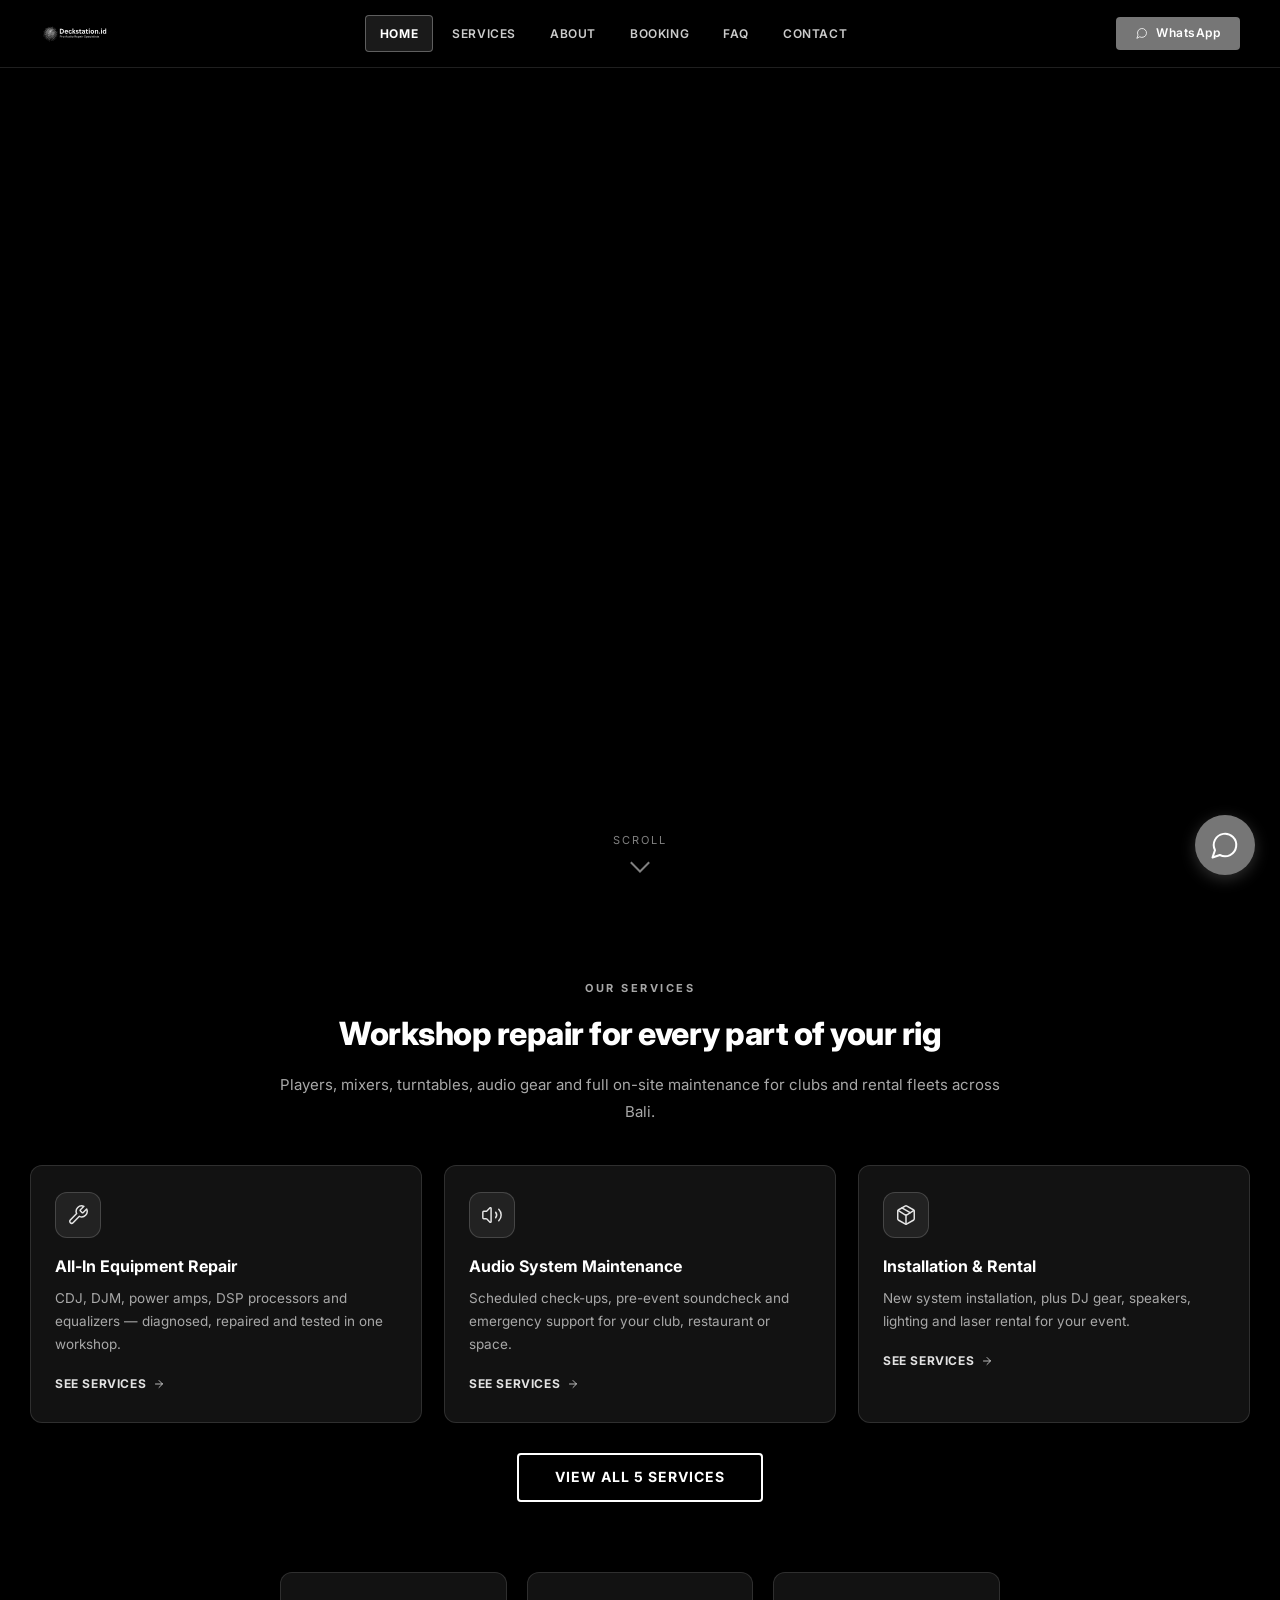
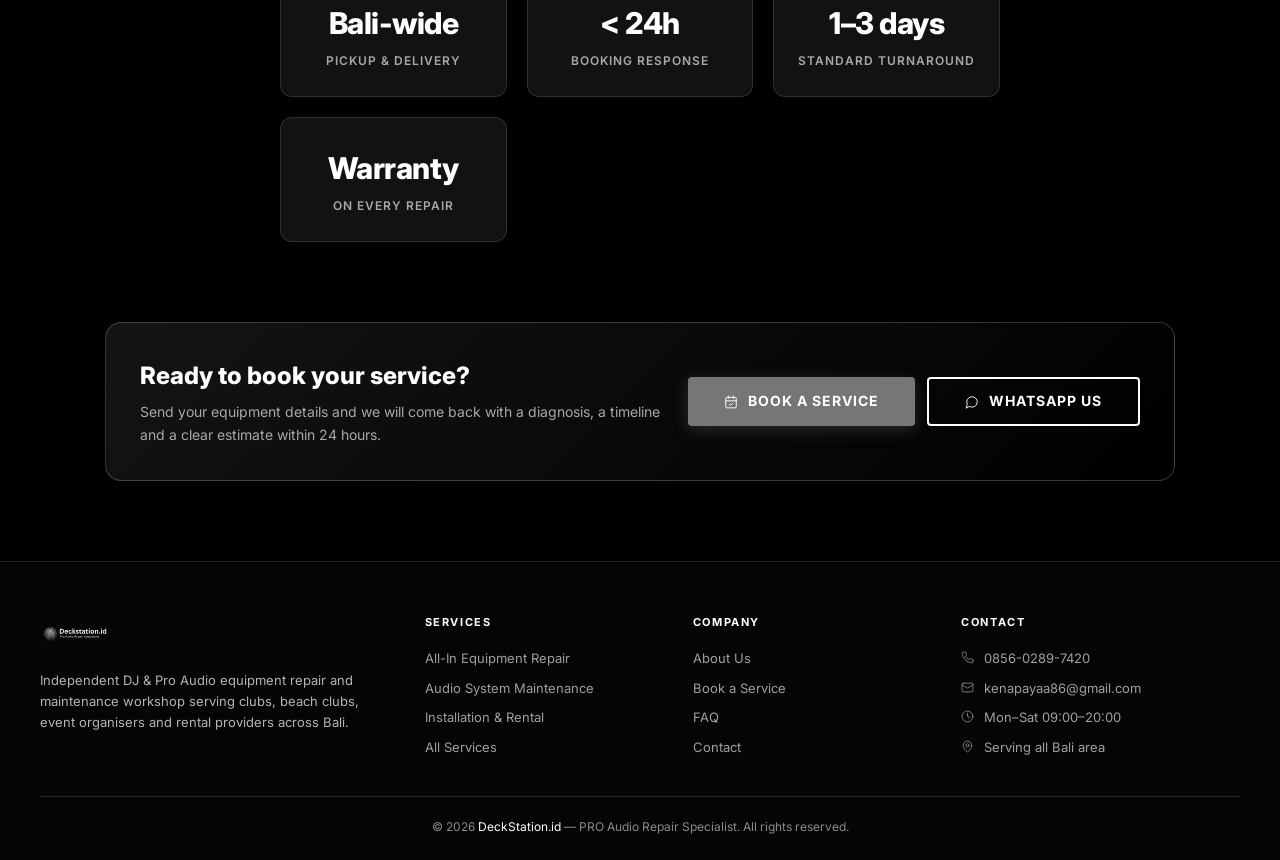
<file: docs/index.html>
<!DOCTYPE html>
<html lang="en">
<head>
    <script>document.documentElement.classList.add('js');</script>
    <meta charset="UTF-8">
    <meta name="viewport" content="width=device-width, initial-scale=1.0">
    <title>DeckStation.id — PRO Audio Repair Specialist</title>
    <meta name="description" content="Independent repair and maintenance service for DJ & Pro Audio equipment in Bali. CDJ, DJM, Technics SL-1200.">
    <meta property="og:title" content="DeckStation.id — PRO Audio Repair Specialist">
    <meta property="og:description" content="Independent repair and maintenance service for DJ & Pro Audio equipment in Bali.">
    <meta property="og:type" content="website">
    <meta property="og:url" content="https://deckstation.id">

    <link rel="preconnect" href="https://fonts.googleapis.com">
    <link rel="preconnect" href="https://fonts.gstatic.com" crossorigin>
    <link href="https://fonts.googleapis.com/css2?family=Inter:wght@300;400;500;600;700;800&display=swap" rel="stylesheet">
    <link rel="stylesheet" href="static/css/style.css">
    <link rel="icon" type="image/svg+xml" href="static/gambar/logo.svg">

    <style>
        /* ─── HERO (VIDEO) ─── */
        .hero-gif {
            position: relative;
            width: 100%;
            height: 100vh;
            min-height: 600px;
            overflow: hidden;
            background: #000;
        }

        .hero-gif video {
            width: 100%;
            height: 100%;
            object-fit: cover;
            display: block;
        }

        .hero-gif .overlay {
            position: absolute;
            bottom: 0; left: 0; right: 0;
            height: 200px;
            background: linear-gradient(to top, #000 0%, transparent 100%);
            pointer-events: none;
            z-index: 2;
        }

        .scroll-down {
            position: absolute;
            bottom: 30px;
            left: 50%;
            transform: translateX(-50%);
            z-index: 5;
            color: rgba(255,255,255,0.5);
            font-size: 11px;
            letter-spacing: 2px;
            text-transform: uppercase;
            text-decoration: none;
            display: flex;
            flex-direction: column;
            align-items: center;
            gap: 6px;
            transition: color 0.3s;
        }

        .scroll-down:hover { color: #fff; }

        .scroll-down .arrow {
            width: 14px; height: 14px;
            border-right: 2px solid rgba(255,255,255,0.5);
            border-bottom: 2px solid rgba(255,255,255,0.5);
            transform: rotate(45deg);
            animation: bounce 2s infinite;
        }

        @keyframes bounce {
            0%,20%,50%,80%,100% { transform: translateY(0) rotate(45deg); }
            40% { transform: translateY(6px) rotate(45deg); }
            60% { transform: translateY(3px) rotate(45deg); }
        }

        /* ─── HOME SECTIONS ─── */
        .home-section {
            max-width: 1200px;
            margin: 0 auto;
            padding: 80px 30px;
        }

        .home-section .section-head {
            margin-bottom: 40px;
        }

        /* baris 3 card horizontal: dari tepi kiri sampai tepi kanan layar */
        .home-preview-full {
            width: 100vw;
            margin-left: calc(50% - 50vw);
            padding: 0 30px;
        }

        .home-preview-grid {
            display: grid;
            grid-template-columns: repeat(3, minmax(0, 1fr));
            gap: 22px;
            margin-bottom: 30px;
        }

        .home-preview {
            display: block;
            text-decoration: none;
            background: var(--surface);
            border: 1px solid var(--border);
            border-radius: 12px;
            padding: 26px 24px;
            transition: all 0.3s ease;
        }

        .home-preview:hover {
            transform: translateY(-4px);
            border-color: rgba(255,255,255,0.28);
            box-shadow: 0 10px 28px rgba(0,0,0,0.55);
        }

        .home-preview .icon-badge {
            width: 46px;
            height: 46px;
            font-size: 22px;
            border-radius: 12px;
            margin-bottom: 16px;
        }

        .home-preview h3 {
            font-size: 16px;
            font-weight: 700;
            color: #fff;
            margin-bottom: 8px;
        }

        .home-preview p {
            font-size: 13.5px;
            color: var(--muted);
            line-height: 1.7;
            margin-bottom: 14px;
        }

        .home-preview .more {
            display: inline-flex;
            align-items: center;
            gap: 7px;
            font-size: 12px;
            font-weight: 700;
            letter-spacing: 0.6px;
            text-transform: uppercase;
            color: #e2e2e2;
        }

        @media (max-width: 900px) {
            .home-preview-full {
                width: 100%;
                margin-left: 0;
                padding: 0;
            }

            .home-preview-grid {
                grid-template-columns: 1fr;
            }
        }

        @media (max-width: 768px) {
            .home-section {
                padding: 50px 15px;
            }
        }
    </style>
</head>
<body class="home-page">


    <header class="page-header-bar is-transparent" id="siteHeader">
        <a href="index.html" class="page-logo">
            <img src="static/gambar/logo.svg" alt="DeckStation.id">
        </a>
        <nav class="page-nav" id="siteNav">
            <a href="index.html" class="page-nav-link active">Home</a>
            <a href="layanan.html" class="page-nav-link">Services</a>
            <a href="tentang.html" class="page-nav-link">About</a>
            <a href="booking.html" class="page-nav-link">Booking</a>
            <a href="faq.html" class="page-nav-link">FAQ</a>
            <a href="kontak.html" class="page-nav-link">Contact</a>
        </nav>
        <div class="page-header-right">
            <a href="https://wa.me/6285602897420?text=Halo%20DeckStation%20Bali%2C%20saya%20butuh%20info%20service" class="page-wa-btn" target="_blank" rel="noopener">
                <i data-lucide="message-circle"></i><span>WhatsApp</span>
            </a>
            <button class="nav-toggle" id="navToggle" type="button" aria-label="Toggle menu" aria-expanded="false" aria-controls="siteNav">
                <i data-lucide="menu"></i>
            </button>
        </div>
    </header>

    <section class="hero-gif">
        <video autoplay muted loop playsinline>
            <source media="(max-width: 768px)" src="static/gambar/hero-section-mobile.mp4" type="video/mp4">
            <source src="static/gambar/hero-section.mp4" type="video/mp4">
        </video>
        <div class="overlay"></div>
        <a href="#services" class="scroll-down">
            Scroll
            <span class="arrow"></span>
        </a>
    </section>

    <section class="home-section" id="services">
        <div class="section-head">
            <div class="eyebrow">Our Services</div>
            <h2>Workshop repair for every part of your rig</h2>
            <p>Players, mixers, turntables, audio gear and full on-site maintenance for clubs and rental fleets across Bali.</p>
        </div>

        <div class="home-preview-full">
        <div class="home-preview-grid">
            <a href="layanan.html" class="home-preview fade-in">
                <div class="icon-badge"><i data-lucide="wrench"></i></div>
                <h3>All-In Equipment Repair</h3>
                <p>CDJ, DJM, power amps, DSP processors and equalizers &mdash; diagnosed, repaired and tested in one workshop.</p>
                <span class="more">See services <i data-lucide="arrow-right"></i></span>
            </a>
            <a href="layanan.html" class="home-preview fade-in">
                <div class="icon-badge"><i data-lucide="volume-2"></i></div>
                <h3>Audio System Maintenance</h3>
                <p>Scheduled check-ups, pre-event soundcheck and emergency support for your club, restaurant or space.</p>
                <span class="more">See services <i data-lucide="arrow-right"></i></span>
            </a>
            <a href="layanan.html" class="home-preview fade-in">
                <div class="icon-badge"><i data-lucide="package"></i></div>
                <h3>Installation &amp; Rental</h3>
                <p>New system installation, plus DJ gear, speakers, lighting and laser rental for your event.</p>
                <span class="more">See services <i data-lucide="arrow-right"></i></span>
            </a>
        </div>
        </div>

        <div style="text-align:center;margin-bottom:70px;">
            <a href="layanan.html" class="btn btn-outline">View All 5 Services</a>
        </div>

        <div class="stat-strip">
            <div class="stat-item fade-in">
                <div class="value">Bali-wide</div>
                <div class="label">Pickup &amp; Delivery</div>
            </div>
            <div class="stat-item fade-in">
                <div class="value">&lt; 24h</div>
                <div class="label">Booking Response</div>
            </div>
            <div class="stat-item fade-in">
                <div class="value">1&ndash;3 days</div>
                <div class="label">Standard Turnaround</div>
            </div>
            <div class="stat-item fade-in">
                <div class="value">Warranty</div>
                <div class="label">On Every Repair</div>
            </div>
        </div>
    </section>

    <section class="home-section" style="padding-top:0;">
        <div class="band-cta">
            <div>
                <h2>Ready to book your service?</h2>
                <p>Send your equipment details and we will come back with a diagnosis, a timeline and a clear estimate within 24 hours.</p>
            </div>
            <div class="cta-actions">
                <a href="booking.html" class="btn btn-wa"><i data-lucide="calendar-check"></i> Book a Service</a>
                <a href="https://wa.me/6285602897420?text=Halo%20DeckStation%20Bali%2C%20saya%20butuh%20info%20service" class="btn btn-outline" target="_blank" rel="noopener"><i data-lucide="message-circle"></i> WhatsApp Us</a>
            </div>
        </div>
    </section>

    <footer>
        <div class="footer-grid">
            <div class="footer-col">
                <img src="static/gambar/logo.svg" alt="DeckStation.id" class="footer-logo">
                <p>Independent DJ &amp; Pro Audio equipment repair and maintenance workshop serving clubs, beach clubs, event organisers and rental providers across Bali.</p>
            </div>
            <div class="footer-col">
                <h4>Services</h4>
                <ul>
                    <li><a href="layanan.html">All-In Equipment Repair</a></li>
                    <li><a href="layanan.html">Audio System Maintenance</a></li>
                    <li><a href="layanan.html">Installation &amp; Rental</a></li>
                    <li><a href="layanan.html">All Services</a></li>
                </ul>
            </div>
            <div class="footer-col">
                <h4>Company</h4>
                <ul>
                    <li><a href="tentang.html">About Us</a></li>
                    <li><a href="booking.html">Book a Service</a></li>
                    <li><a href="faq.html">FAQ</a></li>
                    <li><a href="kontak.html">Contact</a></li>
                </ul>
            </div>
            <div class="footer-col">
                <h4>Contact</h4>
                <ul class="footer-contact">
                    <li><i data-lucide="phone"></i> <a href="https://wa.me/6285602897420">0856-0289-7420</a></li>
                    <li><i data-lucide="mail"></i> <a href="mailto:kenapayaa86@gmail.com">kenapayaa86@gmail.com</a></li>
                    <li><i data-lucide="clock"></i> Mon&ndash;Sat 09:00&ndash;20:00</li>
                    <li><i data-lucide="map-pin"></i> Serving all Bali area</li>
                </ul>
            </div>
        </div>
        <div class="footer-bottom">
            <p>&copy; 2026 <a href="index.html">DeckStation.id</a> &mdash; PRO Audio Repair Specialist. All rights reserved.</p>
        </div>
    </footer>

    <a href="https://wa.me/6285602897420?text=Halo%20DeckStation%20Bali%2C%20saya%20butuh%20info%20service" class="float-wa" target="_blank" rel="noopener" title="Chat WhatsApp" aria-label="Chat WhatsApp"><i data-lucide="message-circle"></i></a>

    <script src="static/js/lucide.min.js"></script>
    <script src="static/js/site.js"></script>
</body>
</html>
</file>
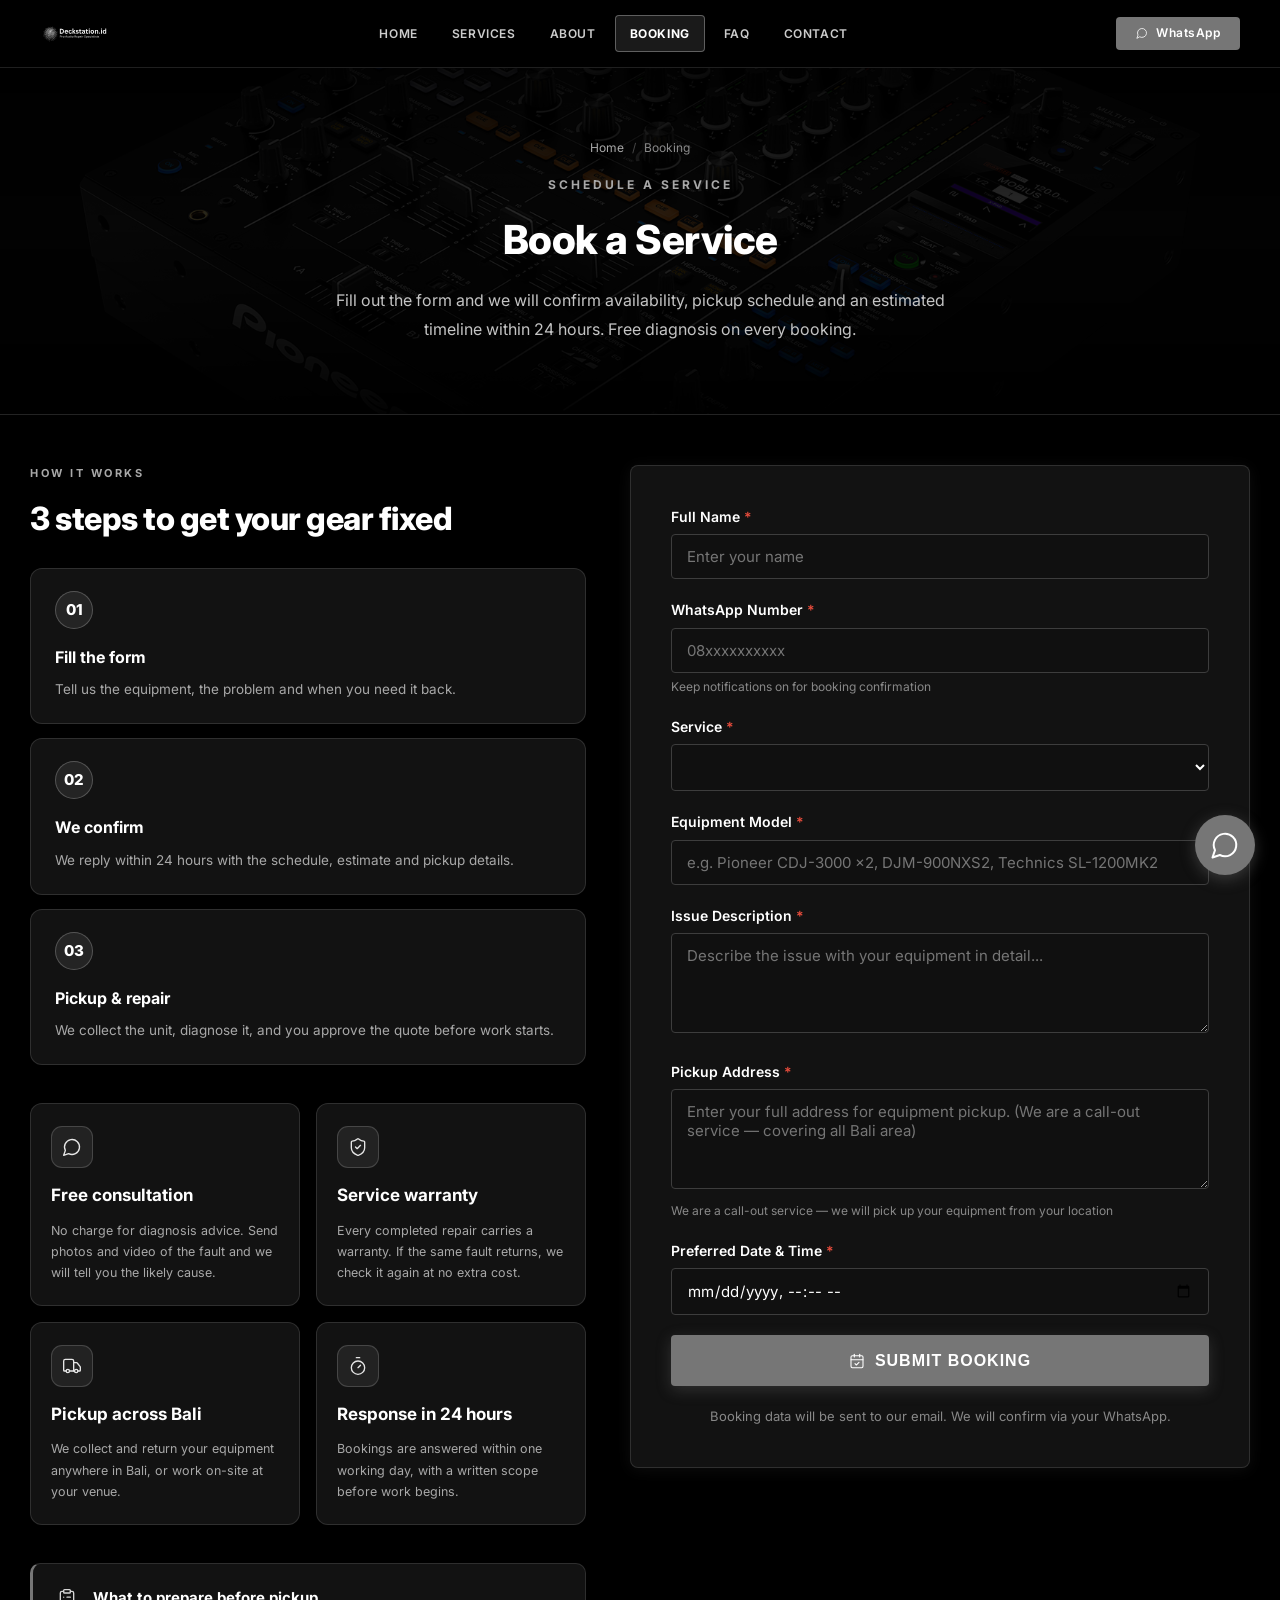
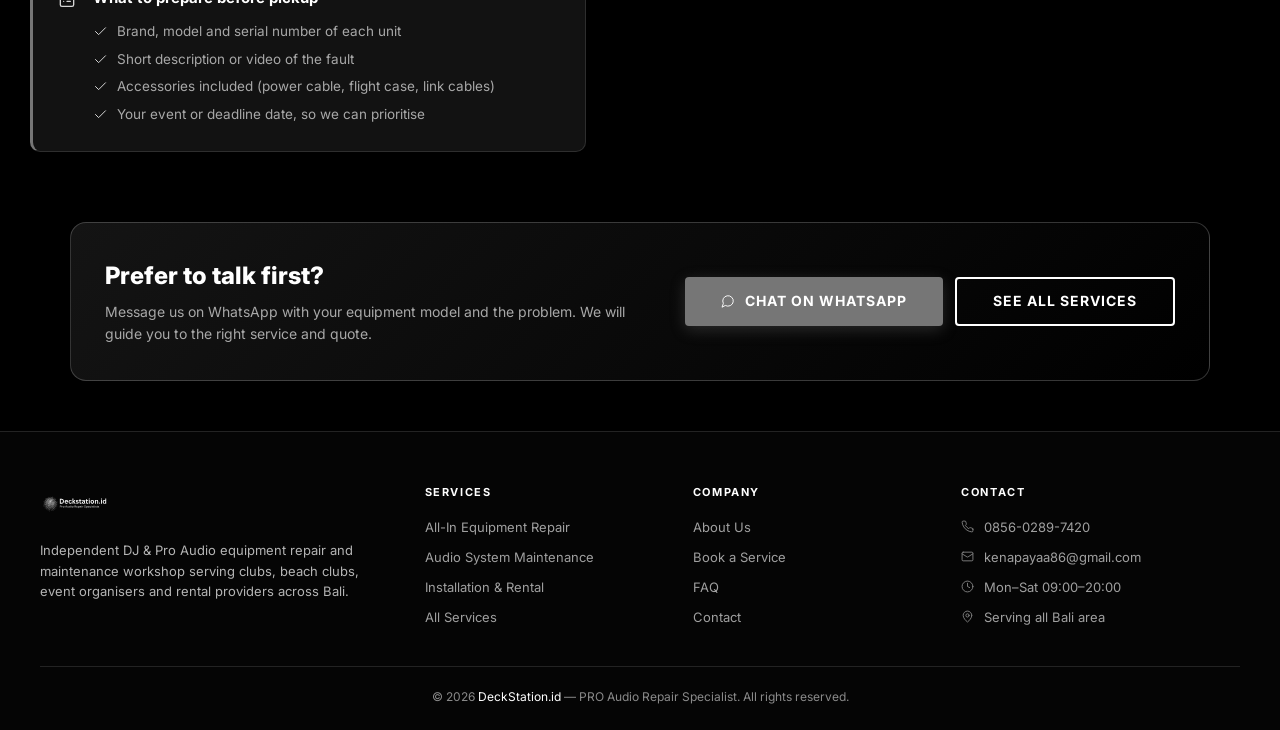
<file: docs/booking.html>
<!DOCTYPE html>
<html lang="en">
<head>
    <script>document.documentElement.classList.add('js');</script>
    <meta charset="UTF-8">
    <meta name="viewport" content="width=device-width, initial-scale=1.0">
    <title>Booking — DeckStation.id | PRO Audio Repair Specialist</title>
    <meta name="description" content="Book a DJ or pro audio equipment repair, calibration or on-site maintenance in Bali. Free diagnosis, clear estimate and service warranty.">
    <meta property="og:title" content="DeckStation.id — PRO Audio Repair Specialist">
    <meta property="og:description" content="Independent repair & maintenance service for DJ & Pro Audio equipment in Bali.">
    <meta property="og:type" content="website">
    <meta property="og:url" content="https://deckstation.id">
    <link rel="stylesheet" href="static/css/style.css">
    <link rel="icon" type="image/svg+xml" href="static/gambar/logo.svg">
</head>
<body class="sub-page">


    <header class="page-header-bar" id="siteHeader">
        <a href="index.html" class="page-logo">
            <img src="static/gambar/logo.svg" alt="DeckStation.id">
        </a>
        <nav class="page-nav" id="siteNav">
            <a href="index.html" class="page-nav-link">Home</a>
            <a href="layanan.html" class="page-nav-link">Services</a>
            <a href="tentang.html" class="page-nav-link">About</a>
            <a href="booking.html" class="page-nav-link active">Booking</a>
            <a href="faq.html" class="page-nav-link">FAQ</a>
            <a href="kontak.html" class="page-nav-link">Contact</a>
        </nav>
        <div class="page-header-right">
            <a href="https://wa.me/6285602897420?text=Halo%20DeckStation%20Bali%2C%20saya%20butuh%20info%20service" class="page-wa-btn" target="_blank" rel="noopener">
                <i data-lucide="message-circle"></i><span>WhatsApp</span>
            </a>
            <button class="nav-toggle" id="navToggle" type="button" aria-label="Toggle menu" aria-expanded="false" aria-controls="siteNav">
                <i data-lucide="menu"></i>
            </button>
        </div>
    </header>

    <section class="page-hero">
        <img class="page-hero-bg" src="static/gambar/DJM A9.png" alt="Pioneer DJM mixer">
        <div class="page-hero-inner">
            <nav class="breadcrumb">
                <a href="index.html">Home</a>
                <span class="sep">/</span>
                <span>Booking</span>
            </nav>
            <div class="eyebrow">Schedule a Service</div>
            <h1>Book a Service</h1>
            <p>Fill out the form and we will confirm availability, pickup schedule and an estimated timeline within 24 hours. Free diagnosis on every booking.</p>
        </div>
    </section>

    <main>

        <section class="booking-full">
        <div class="booking-layout">

        <div class="booking-info">

            <section class="fade-in">
                <div class="section-head align-left">
                    <div class="eyebrow">How It Works</div>
                    <h2>3 steps to get your gear fixed</h2>
                </div>
                <ol class="steps steps-stack">
                    <li class="step-item fade-in">
                        <div class="step-num">01</div>
                        <h3>Fill the form</h3>
                        <p>Tell us the equipment, the problem and when you need it back.</p>
                    </li>
                    <li class="step-item fade-in">
                        <div class="step-num">02</div>
                        <h3>We confirm</h3>
                        <p>We reply within 24 hours with the schedule, estimate and pickup details.</p>
                    </li>
                    <li class="step-item fade-in">
                        <div class="step-num">03</div>
                        <h3>Pickup &amp; repair</h3>
                        <p>We collect the unit, diagnose it, and you approve the quote before work starts.</p>
                    </li>
                </ol>
            </section>

            <section style="margin-top:38px;">
                <div class="feature-grid">
                    <div class="feature-item fade-in">
                        <div class="icon-badge sm"><i data-lucide="message-circle"></i></div>
                        <h3>Free consultation</h3>
                        <p>No charge for diagnosis advice. Send photos and video of the fault and we will tell you the likely cause.</p>
                    </div>
                    <div class="feature-item fade-in">
                        <div class="icon-badge sm"><i data-lucide="shield-check"></i></div>
                        <h3>Service warranty</h3>
                        <p>Every completed repair carries a warranty. If the same fault returns, we check it again at no extra cost.</p>
                    </div>
                    <div class="feature-item fade-in">
                        <div class="icon-badge sm"><i data-lucide="truck"></i></div>
                        <h3>Pickup across Bali</h3>
                        <p>We collect and return your equipment anywhere in Bali, or work on-site at your venue.</p>
                    </div>
                    <div class="feature-item fade-in">
                        <div class="icon-badge sm"><i data-lucide="timer"></i></div>
                        <h3>Response in 24 hours</h3>
                        <p>Bookings are answered within one working day, with a written scope before work begins.</p>
                    </div>
                </div>
            </section>

            <section style="margin-top:38px;">
                <div class="callout">
                    <i data-lucide="clipboard-list"></i>
                    <div>
                        <h3>What to prepare before pickup</h3>
                        <ul>
                            <li><i data-lucide="check"></i> Brand, model and serial number of each unit</li>
                            <li><i data-lucide="check"></i> Short description or video of the fault</li>
                            <li><i data-lucide="check"></i> Accessories included (power cable, flight case, link cables)</li>
                            <li><i data-lucide="check"></i> Your event or deadline date, so we can prioritise</li>
                        </ul>
                    </div>
                </div>
            </section>

        </div>

        <div class="booking-main">
        <div class="booking-form fade-in">
            <form method="POST" action="https://formsubmit.co/kenapayaa86@gmail.com">
                <input type="hidden" name="_subject" value="New Booking — DeckStation.id">
                <input type="hidden" name="_template" value="table">
                <input type="hidden" name="_captcha" value="false">
                <input type="hidden" name="_next" value="sukses.html?nama={nama}&layanan={layanan}&tanggal={tanggal}">
                <div class="form-group">
                    <label for="nama">Full Name <span class="required">*</span></label>
                    <input type="text" id="nama" name="nama" required placeholder="Enter your name">
                </div>

                <div class="form-group">
                    <label for="wa">WhatsApp Number <span class="required">*</span></label>
                    <input type="tel" id="wa" name="wa" required placeholder="08xxxxxxxxxx" pattern="[0-9]+">
                    <div class="hint">Keep notifications on for booking confirmation</div>
                </div>

                <div class="form-group">
                    <label for="layanan">Service <span class="required">*</span></label>
                    <select id="layanan" name="layanan" required>
                        <option value="">— Select Service —</option>
                        <option value="All-In Repair">All-In Equipment Repair (CDJ, DJM, Amps, DSP, EQ)</option>
                        <option value="Audio Maintenance">Club &amp; Venue Audio Maintenance</option>
                        <option value="Audio Installation">Audio System Installation</option>
                        <option value="Equipment Rental">DJ Gear &amp; Event Rental</option>
                        <option value="Pro Audio Consultation">Pro Audio Consultation</option>
                        <option value="Lainnya">Other (describe in issues)</option>
                    </select>
                </div>

                <div class="form-group">
                    <label for="equipment">Equipment Model <span class="required">*</span></label>
                    <input type="text" id="equipment" name="equipment" required placeholder="e.g. Pioneer CDJ-3000 x2, DJM-900NXS2, Technics SL-1200MK2">
                </div>

                <div class="form-group">
                    <label for="keluhan">Issue Description <span class="required">*</span></label>
                    <textarea id="keluhan" name="keluhan" required placeholder="Describe the issue with your equipment in detail..."></textarea>
                </div>

                <div class="form-group">
                    <label for="alamat">Pickup Address <span class="required">*</span></label>
                    <textarea id="alamat" name="alamat" required placeholder="Enter your full address for equipment pickup. (We are a call-out service — covering all Bali area)"></textarea>
                    <div class="hint">We are a call-out service — we will pick up your equipment from your location</div>
                </div>

                <div class="form-group">
                    <label for="tanggal">Preferred Date &amp; Time <span class="required">*</span></label>
                    <input type="datetime-local" id="tanggal" name="tanggal" required>
                </div>

                <div class="form-group" style="margin-top:10px;">
                    <button type="submit" class="btn btn-primary" style="width:100%;padding:16px;font-size:16px;">
                        <i data-lucide="calendar-check"></i> Submit Booking
                    </button>
                </div>

                <p style="text-align:center;margin-top:15px;font-size:13px;color:#888;">
                    Booking data will be sent to our email.
                    We will confirm via your WhatsApp.
                </p>
            </form>
        </div>
        </div>

        </div>
        </section>

        <section style="margin-top:70px;">
            <div class="band-cta">
                <div>
                    <h2>Prefer to talk first?</h2>
                    <p>Message us on WhatsApp with your equipment model and the problem. We will guide you to the right service and quote.</p>
                </div>
                <div class="cta-actions">
                    <a href="https://wa.me/6285602897420?text=Halo%20DeckStation%2C%20saya%20mau%20booking%20service%20equipment%20saya" class="btn btn-wa" target="_blank" rel="noopener"><i data-lucide="message-circle"></i> Chat on WhatsApp</a>
                    <a href="layanan.html" class="btn btn-outline">See All Services</a>
                </div>
            </div>
        </section>

    </main>

    <footer>
        <div class="footer-grid">
            <div class="footer-col">
                <img src="static/gambar/logo.svg" alt="DeckStation.id" class="footer-logo">
                <p>Independent DJ &amp; Pro Audio equipment repair and maintenance workshop serving clubs, beach clubs, event organisers and rental providers across Bali.</p>
            </div>
            <div class="footer-col">
                <h4>Services</h4>
                <ul>
                    <li><a href="layanan.html">All-In Equipment Repair</a></li>
                    <li><a href="layanan.html">Audio System Maintenance</a></li>
                    <li><a href="layanan.html">Installation &amp; Rental</a></li>
                    <li><a href="layanan.html">All Services</a></li>
                </ul>
            </div>
            <div class="footer-col">
                <h4>Company</h4>
                <ul>
                    <li><a href="tentang.html">About Us</a></li>
                    <li><a href="booking.html">Book a Service</a></li>
                    <li><a href="faq.html">FAQ</a></li>
                    <li><a href="kontak.html">Contact</a></li>
                </ul>
            </div>
            <div class="footer-col">
                <h4>Contact</h4>
                <ul class="footer-contact">
                    <li><i data-lucide="phone"></i> <a href="https://wa.me/6285602897420">0856-0289-7420</a></li>
                    <li><i data-lucide="mail"></i> <a href="mailto:kenapayaa86@gmail.com">kenapayaa86@gmail.com</a></li>
                    <li><i data-lucide="clock"></i> Mon&ndash;Sat 09:00&ndash;20:00</li>
                    <li><i data-lucide="map-pin"></i> Serving all Bali area</li>
                </ul>
            </div>
        </div>
        <div class="footer-bottom">
            <p>&copy; 2026 <a href="index.html">DeckStation.id</a> &mdash; PRO Audio Repair Specialist. All rights reserved.</p>
        </div>
    </footer>

    <a href="https://wa.me/6285602897420?text=Halo%20DeckStation%20Bali%2C%20saya%20butuh%20info%20service" class="float-wa" target="_blank" rel="noopener" title="Chat WhatsApp" aria-label="Chat WhatsApp"><i data-lucide="message-circle"></i></a>

    <script src="static/js/lucide.min.js"></script>
    <script src="static/js/site.js"></script>
</body>
</html>
</file>
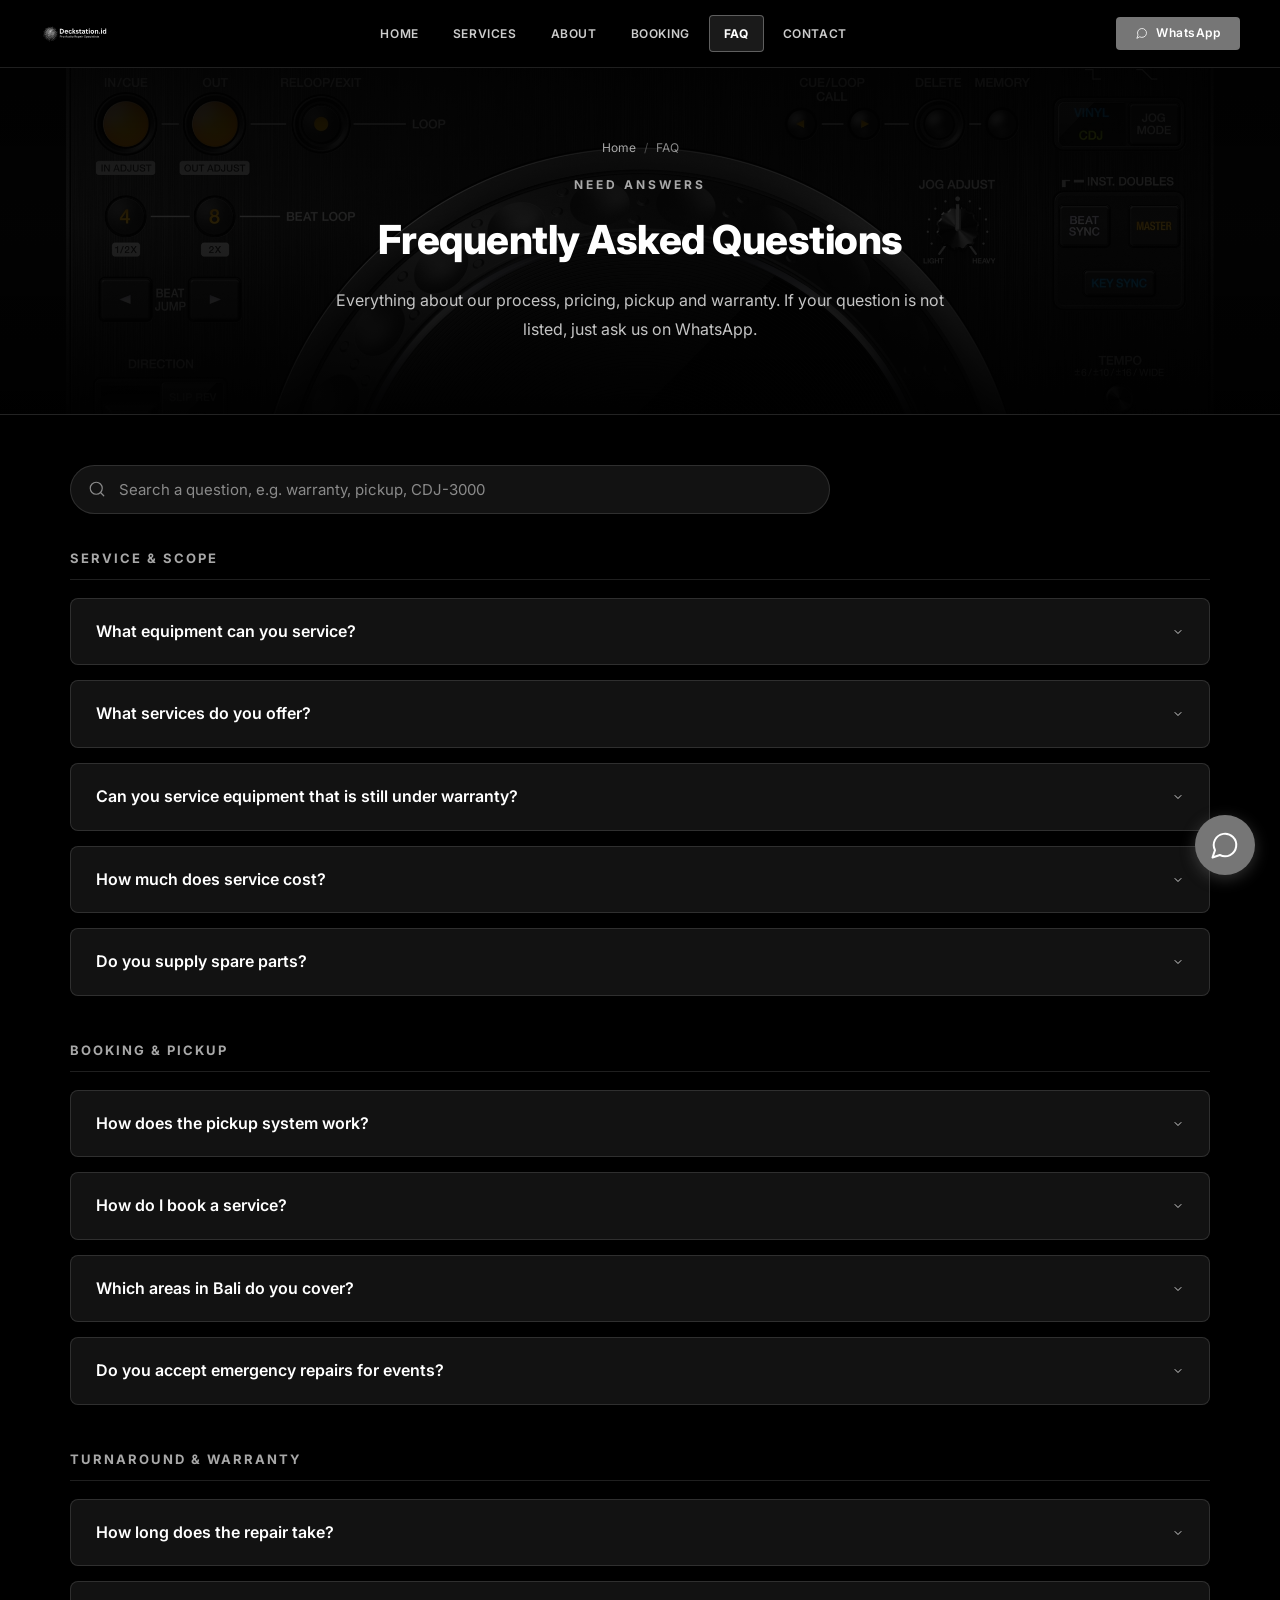
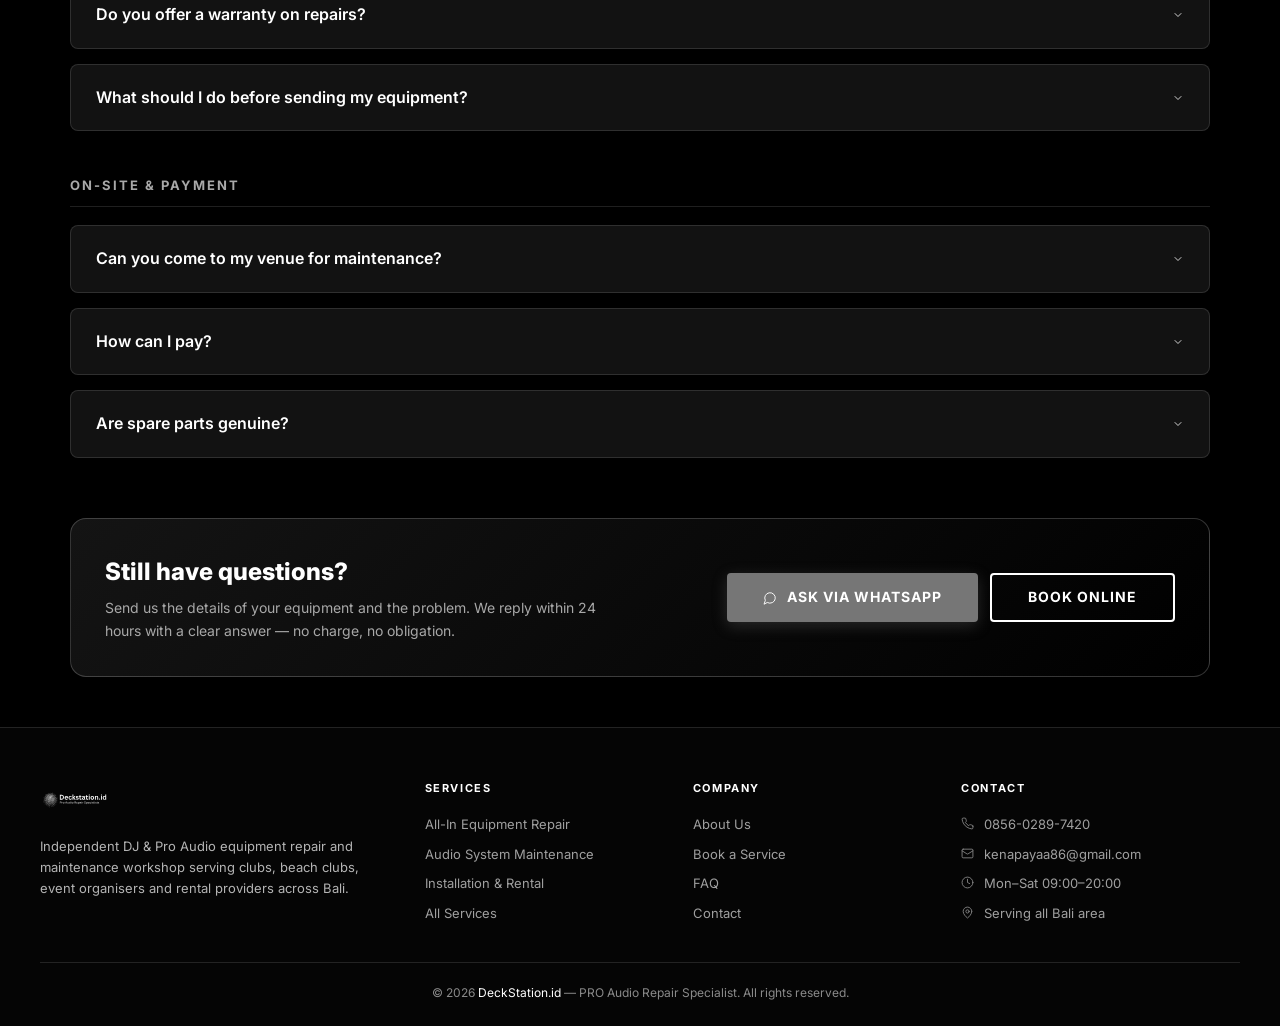
<file: docs/faq.html>
<!DOCTYPE html>
<html lang="en">
<head>
    <script>document.documentElement.classList.add('js');</script>
    <meta charset="UTF-8">
    <meta name="viewport" content="width=device-width, initial-scale=1.0">
    <title>FAQ — DeckStation.id | PRO Audio Repair Specialist</title>
    <meta name="description" content="Answers to common questions about DJ & pro audio equipment repair in Bali: pickup, turnaround, warranty, cost, spare parts and on-site maintenance.">
    <meta property="og:title" content="DeckStation.id — PRO Audio Repair Specialist">
    <meta property="og:description" content="Independent repair & maintenance service for DJ & Pro Audio equipment in Bali.">
    <meta property="og:type" content="website">
    <meta property="og:url" content="https://deckstation.id">
    <link rel="stylesheet" href="static/css/style.css">
    <link rel="icon" type="image/svg+xml" href="static/gambar/logo.svg">
</head>
<body class="sub-page">


    <header class="page-header-bar" id="siteHeader">
        <a href="index.html" class="page-logo">
            <img src="static/gambar/logo.svg" alt="DeckStation.id">
        </a>
        <nav class="page-nav" id="siteNav">
            <a href="index.html" class="page-nav-link">Home</a>
            <a href="layanan.html" class="page-nav-link">Services</a>
            <a href="tentang.html" class="page-nav-link">About</a>
            <a href="booking.html" class="page-nav-link">Booking</a>
            <a href="faq.html" class="page-nav-link active">FAQ</a>
            <a href="kontak.html" class="page-nav-link">Contact</a>
        </nav>
        <div class="page-header-right">
            <a href="https://wa.me/6285602897420?text=Halo%20DeckStation%20Bali%2C%20saya%20butuh%20info%20service" class="page-wa-btn" target="_blank" rel="noopener">
                <i data-lucide="message-circle"></i><span>WhatsApp</span>
            </a>
            <button class="nav-toggle" id="navToggle" type="button" aria-label="Toggle menu" aria-expanded="false" aria-controls="siteNav">
                <i data-lucide="menu"></i>
            </button>
        </div>
    </header>

    <section class="page-hero">
        <img class="page-hero-bg" src="static/gambar/CDJ 3000 TOP.webp" alt="Pioneer CDJ player detail">
        <div class="page-hero-inner">
            <nav class="breadcrumb">
                <a href="index.html">Home</a>
                <span class="sep">/</span>
                <span>FAQ</span>
            </nav>
            <div class="eyebrow">Need Answers</div>
            <h1>Frequently Asked Questions</h1>
            <p>Everything about our process, pricing, pickup and warranty. If your question is not listed, just ask us on WhatsApp.</p>
        </div>
    </section>

    <main>

        <div class="faq-search">
            <i data-lucide="search"></i>
            <input type="search" id="faqSearch" placeholder="Search a question, e.g. warranty, pickup, CDJ-3000" aria-label="Search FAQ">
        </div>

        <div class="faq-list">

            <div class="faq-group-title">Service &amp; Scope</div>

            <div class="faq-item fade-in">
                <div class="faq-question">
                    What equipment can you service?
                    <span class="arrow"><i data-lucide="chevron-down"></i></span>
                </div>
                <div class="faq-answer">
                    We handle CDJ players (CDJ-1000, 2000, 3000), DJM mixers (DJM-600/800/900/900NXS2), Technics SL-1200 and SL-1210 turntables, other DJ gear from Denon, Numark, Stanton and Allen &amp; Heath, plus headphones, audio interfaces, microphones and PA systems. If in doubt, contact us for a consultation.
                </div>
            </div>

            <div class="faq-item fade-in">
                <div class="faq-question">
                    What services do you offer?
                    <span class="arrow"><i data-lucide="chevron-down"></i></span>
                </div>
                <div class="faq-answer">
                    Five service lines: all-in equipment repair (CDJ, DJM, amplifiers, DSP and equalizers), club &amp; venue audio maintenance, audio system installation, DJ gear &amp; event rental (players, mixers, speakers, lighting and laser), and pro audio consultation. See the <a href="layanan.html" style="color:#fff;">Services page</a> for the full list.
                </div>
            </div>

            <div class="faq-item fade-in">
                <div class="faq-question">
                    Can you service equipment that is still under warranty?
                    <span class="arrow"><i data-lucide="chevron-down"></i></span>
                </div>
                <div class="faq-answer">
                    We can, but you should check with the manufacturer first. Most brands require authorised service for warranty claims. We are an independent workshop, so claims must be made directly with the manufacturer, while we can still handle the diagnostic and repair work.
                </div>
            </div>

            <div class="faq-item fade-in">
                <div class="faq-question">
                    How much does service cost?
                    <span class="arrow"><i data-lucide="chevron-down"></i></span>
                </div>
                <div class="faq-answer">
                    Cost depends on the type of damage and the required spare parts. We provide a cost estimate after diagnosis and before any work begins, with a transparent breakdown of parts and labour. Diagnosis and consultation are free of charge.
                </div>
            </div>

            <div class="faq-item fade-in">
                <div class="faq-question">
                    Do you supply spare parts?
                    <span class="arrow"><i data-lucide="chevron-down"></i></span>
                </div>
                <div class="faq-answer">
                    Yes. We supply original and compatible spare parts — tactile switches, faders, jog sensors, belts, cables, tonearms, capacitors and more. We can also order parts for rental fleets and advise which option fits your budget best.
                </div>
            </div>

            <div class="faq-group-title">Booking &amp; Pickup</div>

            <div class="faq-item fade-in">
                <div class="faq-question">
                    How does the pickup system work?
                    <span class="arrow"><i data-lucide="chevron-down"></i></span>
                </div>
                <div class="faq-answer">
                    We are a call-out business. Fill out the booking form with your address and we will pick up your equipment from your location across all Bali area. Once finished, we deliver it back to you — or hand it over on-site if you prefer.
                </div>
            </div>

            <div class="faq-item fade-in">
                <div class="faq-question">
                    How do I book a service?
                    <span class="arrow"><i data-lucide="chevron-down"></i></span>
                </div>
                <div class="faq-answer">
                    Use the <a href="booking.html" style="color:#fff;">Booking page</a> on this website, or chat directly on WhatsApp. After booking we confirm the pickup schedule within 24 hours, then send a written scope and estimate before work starts.
                </div>
            </div>

            <div class="faq-item fade-in">
                <div class="faq-question">
                    Which areas in Bali do you cover?
                    <span class="arrow"><i data-lucide="chevron-down"></i></span>
                </div>
                <div class="faq-answer">
                    We cover all of Bali, including Denpasar, Badung, Gianyar, Tabanan, Klungkung, Bangli and Jembrana. For venues, we can also perform the service on-site at your club, bar, beach club, villa or studio.
                </div>
            </div>

            <div class="faq-item fade-in">
                <div class="faq-question">
                    Do you accept emergency repairs for events?
                    <span class="arrow"><i data-lucide="chevron-down"></i></span>
                </div>
                <div class="faq-answer">
                    Absolutely. We understand equipment can fail during event preparation. Contact us via WhatsApp with your deadline and we will prioritise the job, and where possible arrange a same-day pickup.
                </div>
            </div>

            <div class="faq-group-title">Turnaround &amp; Warranty</div>

            <div class="faq-item fade-in">
                <div class="faq-question">
                    How long does the repair take?
                    <span class="arrow"><i data-lucide="chevron-down"></i></span>
                </div>
                <div class="faq-answer">
                    Turnaround time varies depending on the issue. Standard services average 1&ndash;3 working days. For complex repairs such as mainboard or display work, it may take 3&ndash;7 days, and longer if parts need to be ordered. We will provide a firm estimate after diagnosis.
                </div>
            </div>

            <div class="faq-item fade-in">
                <div class="faq-question">
                    Do you offer a warranty on repairs?
                    <span class="arrow"><i data-lucide="chevron-down"></i></span>
                </div>
                <div class="faq-answer">
                    Yes, every repair service comes with a warranty covering the components we worked on. Warranty details are explained upon equipment return, and the same fault within the warranty period is re-checked at no extra charge.
                </div>
            </div>

            <div class="faq-item fade-in">
                <div class="faq-question">
                    What should I do before sending my equipment?
                    <span class="arrow"><i data-lucide="chevron-down"></i></span>
                </div>
                <div class="faq-answer">
                    Note the brand, model and serial number of each unit, and send us a short video or photos of the fault so we can pre-diagnose. Pack accessories (power cables, flight case, link cables) together with the unit to avoid missing parts during the return.
                </div>
            </div>

            <div class="faq-group-title">On-Site &amp; Payment</div>

            <div class="faq-item fade-in">
                <div class="faq-question">
                    Can you come to my venue for maintenance?
                    <span class="arrow"><i data-lucide="chevron-down"></i></span>
                </div>
                <div class="faq-answer">
                    Yes. We offer on-site maintenance packages for clubs, bars, beach clubs and rental providers — periodic check-ups, preventive cleaning, technical preparation before events and a written equipment condition report for your records.
                </div>
            </div>

            <div class="faq-item fade-in">
                <div class="faq-question">
                    How can I pay?
                    <span class="arrow"><i data-lucide="chevron-down"></i></span>
                </div>
                <div class="faq-answer">
                    Payment can be made by bank transfer (BCA, BRI, Mandiri, BNI) or in cash when the unit is collected or delivered. For rental and venue accounts, we can issue a proper invoice and work on a monthly retainer arrangement.
                </div>
            </div>

            <div class="faq-item fade-in">
                <div class="faq-question">
                    Are spare parts genuine?
                    <span class="arrow"><i data-lucide="chevron-down"></i></span>
                </div>
                <div class="faq-answer">
                    We use original manufacturer parts where available and quality compatible parts otherwise, and we always tell you which one was installed. Every replaced component is documented in the handover notes.
                </div>
            </div>

        </div>

        <p id="faqEmpty" style="display:none;text-align:center;color:#a8a8a8;margin:30px 0;">No question matches your search. Try a different keyword, or ask us directly.</p>

        <section style="margin-top:60px;">
            <div class="band-cta">
                <div>
                    <h2>Still have questions?</h2>
                    <p>Send us the details of your equipment and the problem. We reply within 24 hours with a clear answer — no charge, no obligation.</p>
                </div>
                <div class="cta-actions">
                    <a href="https://wa.me/6285602897420?text=Halo%20DeckStation%2C%20saya%20punya%20pertanyaan" class="btn btn-wa" target="_blank" rel="noopener"><i data-lucide="message-circle"></i> Ask via WhatsApp</a>
                    <a href="booking.html" class="btn btn-outline">Book Online</a>
                </div>
            </div>
        </section>

    </main>

    <footer>
        <div class="footer-grid">
            <div class="footer-col">
                <img src="static/gambar/logo.svg" alt="DeckStation.id" class="footer-logo">
                <p>Independent DJ &amp; Pro Audio equipment repair and maintenance workshop serving clubs, beach clubs, event organisers and rental providers across Bali.</p>
            </div>
            <div class="footer-col">
                <h4>Services</h4>
                <ul>
                    <li><a href="layanan.html">All-In Equipment Repair</a></li>
                    <li><a href="layanan.html">Audio System Maintenance</a></li>
                    <li><a href="layanan.html">Installation &amp; Rental</a></li>
                    <li><a href="layanan.html">All Services</a></li>
                </ul>
            </div>
            <div class="footer-col">
                <h4>Company</h4>
                <ul>
                    <li><a href="tentang.html">About Us</a></li>
                    <li><a href="booking.html">Book a Service</a></li>
                    <li><a href="faq.html">FAQ</a></li>
                    <li><a href="kontak.html">Contact</a></li>
                </ul>
            </div>
            <div class="footer-col">
                <h4>Contact</h4>
                <ul class="footer-contact">
                    <li><i data-lucide="phone"></i> <a href="https://wa.me/6285602897420">0856-0289-7420</a></li>
                    <li><i data-lucide="mail"></i> <a href="mailto:kenapayaa86@gmail.com">kenapayaa86@gmail.com</a></li>
                    <li><i data-lucide="clock"></i> Mon&ndash;Sat 09:00&ndash;20:00</li>
                    <li><i data-lucide="map-pin"></i> Serving all Bali area</li>
                </ul>
            </div>
        </div>
        <div class="footer-bottom">
            <p>&copy; 2026 <a href="index.html">DeckStation.id</a> &mdash; PRO Audio Repair Specialist. All rights reserved.</p>
        </div>
    </footer>

    <a href="https://wa.me/6285602897420?text=Halo%20DeckStation%20Bali%2C%20saya%20butuh%20info%20service" class="float-wa" target="_blank" rel="noopener" title="Chat WhatsApp" aria-label="Chat WhatsApp"><i data-lucide="message-circle"></i></a>

    <script src="static/js/lucide.min.js"></script>
    <script src="static/js/site.js"></script>
</body>
</html>
</file>
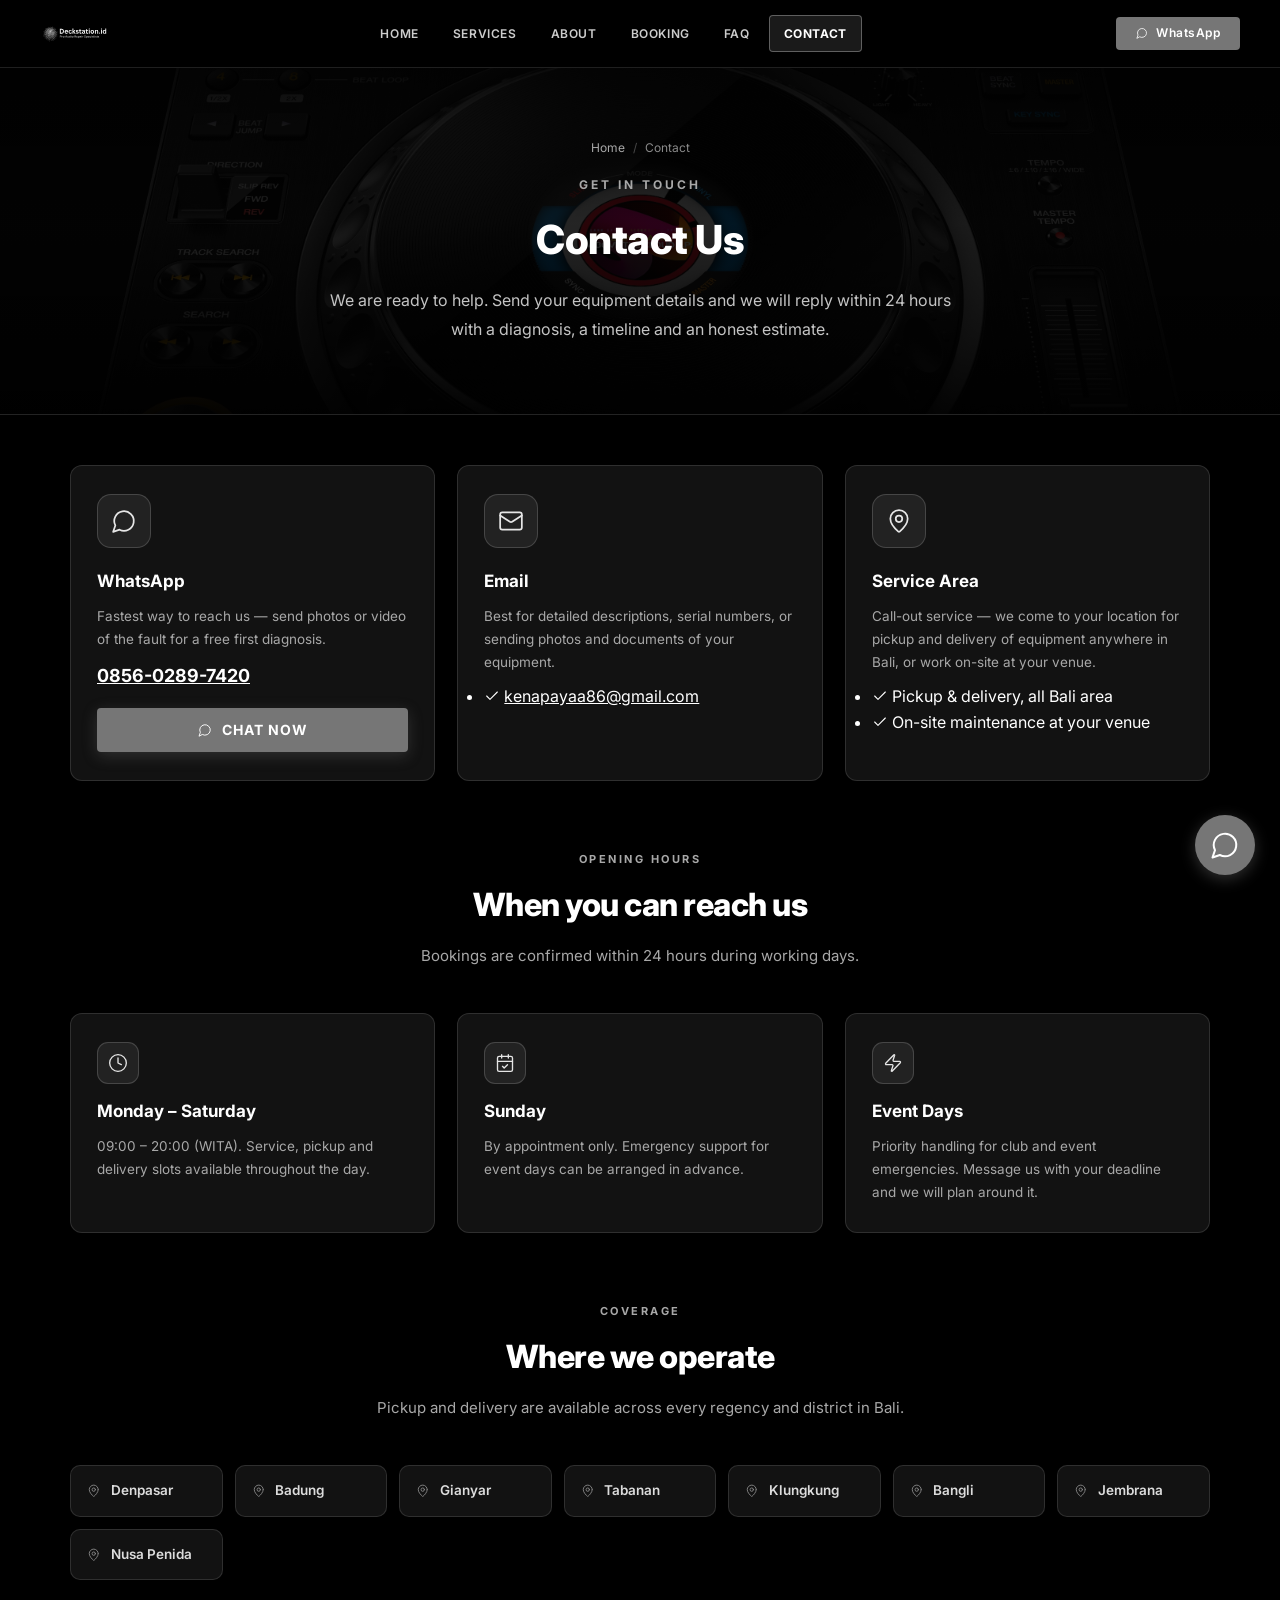
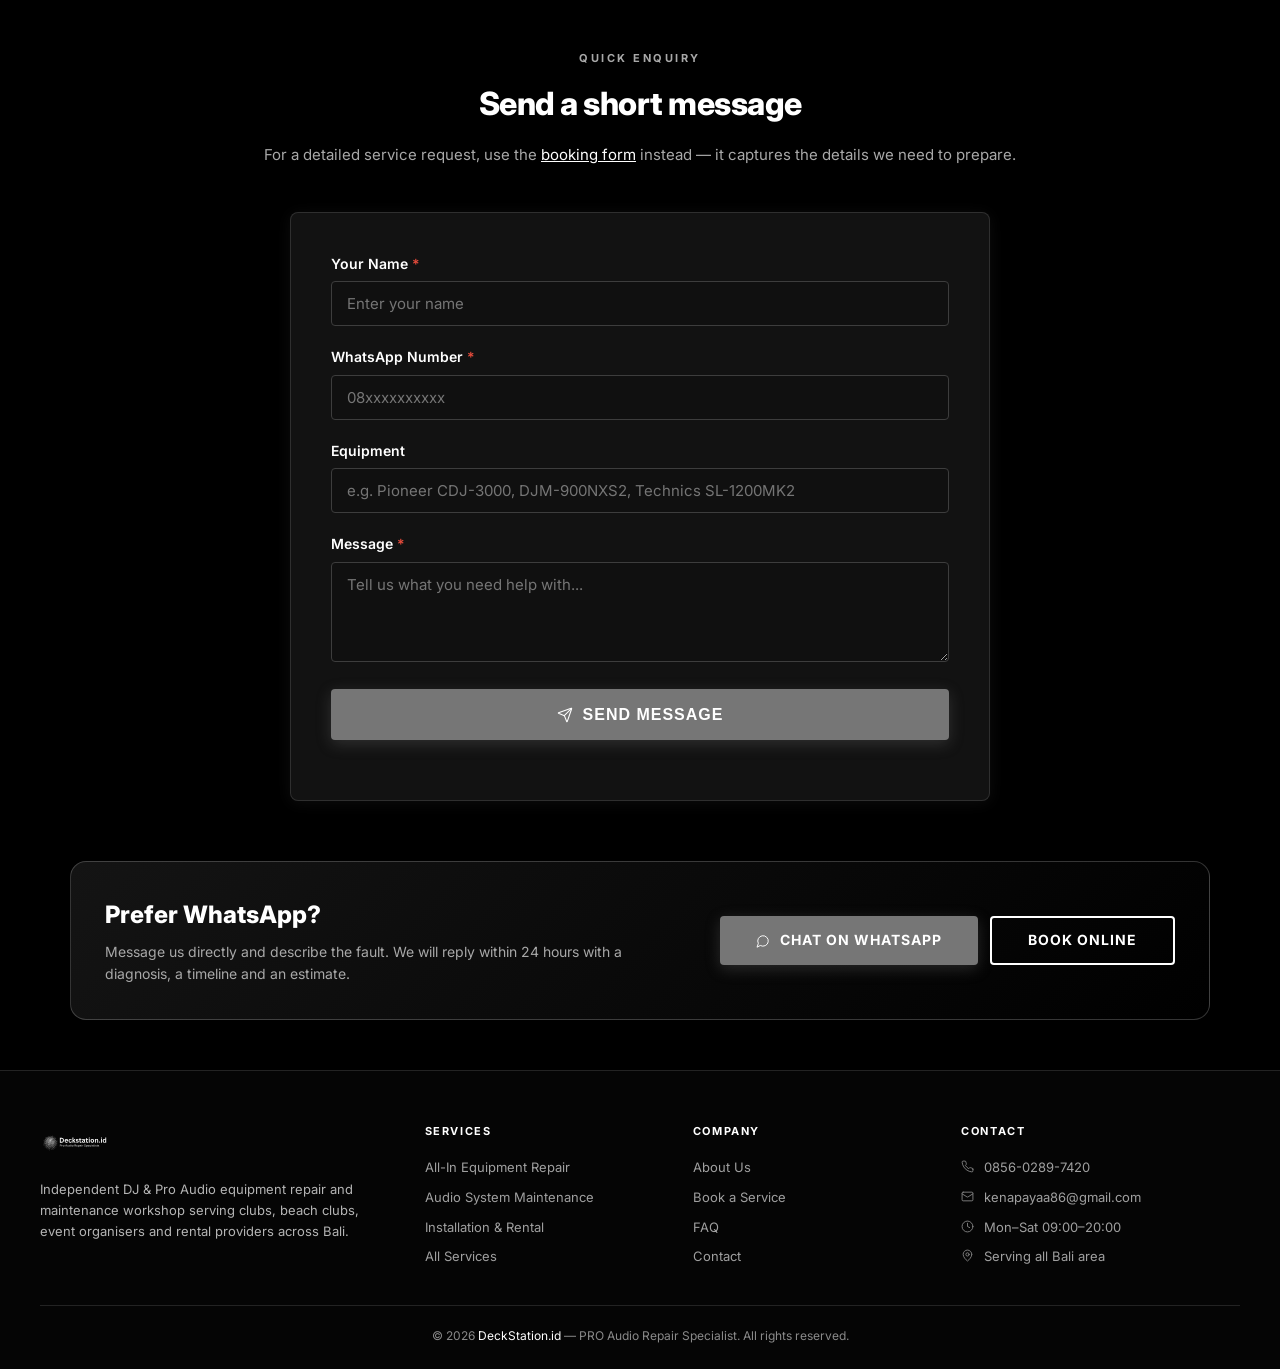
<file: docs/kontak.html>
<!DOCTYPE html>
<html lang="en">
<head>
    <script>document.documentElement.classList.add('js');</script>
    <meta charset="UTF-8">
    <meta name="viewport" content="width=device-width, initial-scale=1.0">
    <title>Contact — DeckStation.id | PRO Audio Repair Specialist</title>
    <meta name="description" content="Contact DeckStation Bali for DJ & pro audio equipment repair. WhatsApp 0856-0289-7420, email, on-site service across all Bali area.">
    <meta property="og:title" content="DeckStation.id — PRO Audio Repair Specialist">
    <meta property="og:description" content="Independent repair & maintenance service for DJ & Pro Audio equipment in Bali.">
    <meta property="og:type" content="website">
    <meta property="og:url" content="https://deckstation.id">
    <link rel="stylesheet" href="static/css/style.css">
    <link rel="icon" type="image/svg+xml" href="static/gambar/logo.svg">
</head>
<body class="sub-page">


    <header class="page-header-bar" id="siteHeader">
        <a href="index.html" class="page-logo">
            <img src="static/gambar/logo.svg" alt="DeckStation.id">
        </a>
        <nav class="page-nav" id="siteNav">
            <a href="index.html" class="page-nav-link">Home</a>
            <a href="layanan.html" class="page-nav-link">Services</a>
            <a href="tentang.html" class="page-nav-link">About</a>
            <a href="booking.html" class="page-nav-link">Booking</a>
            <a href="faq.html" class="page-nav-link">FAQ</a>
            <a href="kontak.html" class="page-nav-link active">Contact</a>
        </nav>
        <div class="page-header-right">
            <a href="https://wa.me/6285602897420?text=Halo%20DeckStation%20Bali%2C%20saya%20butuh%20info%20service" class="page-wa-btn" target="_blank" rel="noopener">
                <i data-lucide="message-circle"></i><span>WhatsApp</span>
            </a>
            <button class="nav-toggle" id="navToggle" type="button" aria-label="Toggle menu" aria-expanded="false" aria-controls="siteNav">
                <i data-lucide="menu"></i>
            </button>
        </div>
    </header>

    <section class="page-hero">
        <img class="page-hero-bg" src="static/gambar/CDJ 3000 ANGLE.webp" alt="Pioneer CDJ player">
        <div class="page-hero-inner">
            <nav class="breadcrumb">
                <a href="index.html">Home</a>
                <span class="sep">/</span>
                <span>Contact</span>
            </nav>
            <div class="eyebrow">Get In Touch</div>
            <h1>Contact Us</h1>
            <p>We are ready to help. Send your equipment details and we will reply within 24 hours with a diagnosis, a timeline and an honest estimate.</p>
        </div>
    </section>

    <main>

        <section class="feature-grid" style="margin-bottom:70px;">
            <div class="feature-item fade-in">
                <div class="icon-badge"><i data-lucide="message-circle"></i></div>
                <h3>WhatsApp</h3>
                <p>Fastest way to reach us — send photos or video of the fault for a free first diagnosis.</p>
                <p style="margin-top:10px;"><a href="https://wa.me/6285602897420" style="color:#fff;font-weight:700;font-size:18px;">0856-0289-7420</a></p>
                <a href="https://wa.me/6285602897420" class="btn btn-wa" style="margin-top:16px;width:100%;" target="_blank" rel="noopener"><i data-lucide="message-circle"></i> Chat Now</a>
            </div>

            <div class="feature-item fade-in">
                <div class="icon-badge"><i data-lucide="mail"></i></div>
                <h3>Email</h3>
                <p>Best for detailed descriptions, serial numbers, or sending photos and documents of your equipment.</p>
                <ul class="spec-list" style="margin-top:10px;">
                    <li><i data-lucide="check"></i> <a href="mailto:kenapayaa86@gmail.com" style="color:#fff;">kenapayaa86@gmail.com</a></li>
                </ul>
            </div>

            <div class="feature-item fade-in">
                <div class="icon-badge"><i data-lucide="map-pin"></i></div>
                <h3>Service Area</h3>
                <p>Call-out service — we come to your location for pickup and delivery of equipment anywhere in Bali, or work on-site at your venue.</p>
                <ul class="spec-list" style="margin-top:10px;">
                    <li><i data-lucide="check"></i> Pickup &amp; delivery, all Bali area</li>
                    <li><i data-lucide="check"></i> On-site maintenance at your venue</li>
                </ul>
            </div>
        </section>

        <section style="margin-bottom:70px;">
            <div class="section-head">
                <div class="eyebrow">Opening Hours</div>
                <h2>When you can reach us</h2>
                <p>Bookings are confirmed within 24 hours during working days.</p>
            </div>
            <div class="feature-grid">
                <div class="feature-item fade-in">
                    <div class="icon-badge sm"><i data-lucide="clock"></i></div>
                    <h3>Monday &ndash; Saturday</h3>
                    <p>09:00 &ndash; 20:00 (WITA). Service, pickup and delivery slots available throughout the day.</p>
                </div>
                <div class="feature-item fade-in">
                    <div class="icon-badge sm"><i data-lucide="calendar-check"></i></div>
                    <h3>Sunday</h3>
                    <p>By appointment only. Emergency support for event days can be arranged in advance.</p>
                </div>
                <div class="feature-item fade-in">
                    <div class="icon-badge sm"><i data-lucide="zap"></i></div>
                    <h3>Event Days</h3>
                    <p>Priority handling for club and event emergencies. Message us with your deadline and we will plan around it.</p>
                </div>
            </div>
        </section>

        <section style="margin-bottom:70px;">
            <div class="section-head">
                <div class="eyebrow">Coverage</div>
                <h2>Where we operate</h2>
                <p>Pickup and delivery are available across every regency and district in Bali.</p>
            </div>
            <div class="coverage-grid">
                <div class="coverage-item"><i data-lucide="map-pin"></i> Denpasar</div>
                <div class="coverage-item"><i data-lucide="map-pin"></i> Badung</div>
                <div class="coverage-item"><i data-lucide="map-pin"></i> Gianyar</div>
                <div class="coverage-item"><i data-lucide="map-pin"></i> Tabanan</div>
                <div class="coverage-item"><i data-lucide="map-pin"></i> Klungkung</div>
                <div class="coverage-item"><i data-lucide="map-pin"></i> Bangli</div>
                <div class="coverage-item"><i data-lucide="map-pin"></i> Jembrana</div>
                <div class="coverage-item"><i data-lucide="map-pin"></i> Nusa Penida</div>
            </div>
        </section>

        <section style="margin-bottom:60px;">
            <div class="section-head">
                <div class="eyebrow">Quick Enquiry</div>
                <h2>Send a short message</h2>
                <p>For a detailed service request, use the <a href="booking.html" style="color:#fff;">booking form</a> instead — it captures the details we need to prepare.</p>
            </div>
            <div class="booking-form fade-in">
                <form method="POST" action="https://formsubmit.co/kenapayaa86@gmail.com">
                    <input type="hidden" name="_subject" value="New Enquiry — DeckStation.id">
                    <input type="hidden" name="_template" value="table">
                    <input type="hidden" name="_captcha" value="false">
                    <input type="hidden" name="_next" value="sukses.html?nama={nama}&layanan=General Enquiry">
                    <div class="form-group">
                        <label for="nama">Your Name <span class="required">*</span></label>
                        <input type="text" id="nama" name="nama" required placeholder="Enter your name">
                    </div>
                    <div class="form-group">
                        <label for="wa">WhatsApp Number <span class="required">*</span></label>
                        <input type="tel" id="wa" name="wa" required placeholder="08xxxxxxxxxx" pattern="[0-9]+">
                    </div>
                    <div class="form-group">
                        <label for="equipment">Equipment</label>
                        <input type="text" id="equipment" name="equipment" placeholder="e.g. Pioneer CDJ-3000, DJM-900NXS2, Technics SL-1200MK2">
                    </div>
                    <div class="form-group">
                        <label for="pesan">Message <span class="required">*</span></label>
                        <textarea id="pesan" name="pesan" required placeholder="Tell us what you need help with..."></textarea>
                    </div>
                    <div class="form-group" style="margin-top:10px;">
                        <button type="submit" class="btn btn-primary" style="width:100%;padding:16px;font-size:16px;">
                            <i data-lucide="send"></i> Send Message
                        </button>
                    </div>
                </form>
            </div>
        </section>

        <section>
            <div class="band-cta">
                <div>
                    <h2>Prefer WhatsApp?</h2>
                    <p>Message us directly and describe the fault. We will reply within 24 hours with a diagnosis, a timeline and an estimate.</p>
                </div>
                <div class="cta-actions">
                    <a href="https://wa.me/6285602897420?text=Halo%20DeckStation%20Bali%2C%20saya%20butuh%20info%20service" class="btn btn-wa" target="_blank" rel="noopener"><i data-lucide="message-circle"></i> Chat on WhatsApp</a>
                    <a href="booking.html" class="btn btn-outline">Book Online</a>
                </div>
            </div>
        </section>

    </main>

    <footer>
        <div class="footer-grid">
            <div class="footer-col">
                <img src="static/gambar/logo.svg" alt="DeckStation.id" class="footer-logo">
                <p>Independent DJ &amp; Pro Audio equipment repair and maintenance workshop serving clubs, beach clubs, event organisers and rental providers across Bali.</p>
            </div>
            <div class="footer-col">
                <h4>Services</h4>
                <ul>
                    <li><a href="layanan.html">All-In Equipment Repair</a></li>
                    <li><a href="layanan.html">Audio System Maintenance</a></li>
                    <li><a href="layanan.html">Installation &amp; Rental</a></li>
                    <li><a href="layanan.html">All Services</a></li>
                </ul>
            </div>
            <div class="footer-col">
                <h4>Company</h4>
                <ul>
                    <li><a href="tentang.html">About Us</a></li>
                    <li><a href="booking.html">Book a Service</a></li>
                    <li><a href="faq.html">FAQ</a></li>
                    <li><a href="kontak.html">Contact</a></li>
                </ul>
            </div>
            <div class="footer-col">
                <h4>Contact</h4>
                <ul class="footer-contact">
                    <li><i data-lucide="phone"></i> <a href="https://wa.me/6285602897420">0856-0289-7420</a></li>
                    <li><i data-lucide="mail"></i> <a href="mailto:kenapayaa86@gmail.com">kenapayaa86@gmail.com</a></li>
                    <li><i data-lucide="clock"></i> Mon&ndash;Sat 09:00&ndash;20:00</li>
                    <li><i data-lucide="map-pin"></i> Serving all Bali area</li>
                </ul>
            </div>
        </div>
        <div class="footer-bottom">
            <p>&copy; 2026 <a href="index.html">DeckStation.id</a> &mdash; PRO Audio Repair Specialist. All rights reserved.</p>
        </div>
    </footer>

    <a href="https://wa.me/6285602897420?text=Halo%20DeckStation%20Bali%2C%20saya%20butuh%20info%20service" class="float-wa" target="_blank" rel="noopener" title="Chat WhatsApp" aria-label="Chat WhatsApp"><i data-lucide="message-circle"></i></a>

    <script src="static/js/lucide.min.js"></script>
    <script src="static/js/site.js"></script>
</body>
</html>
</file>
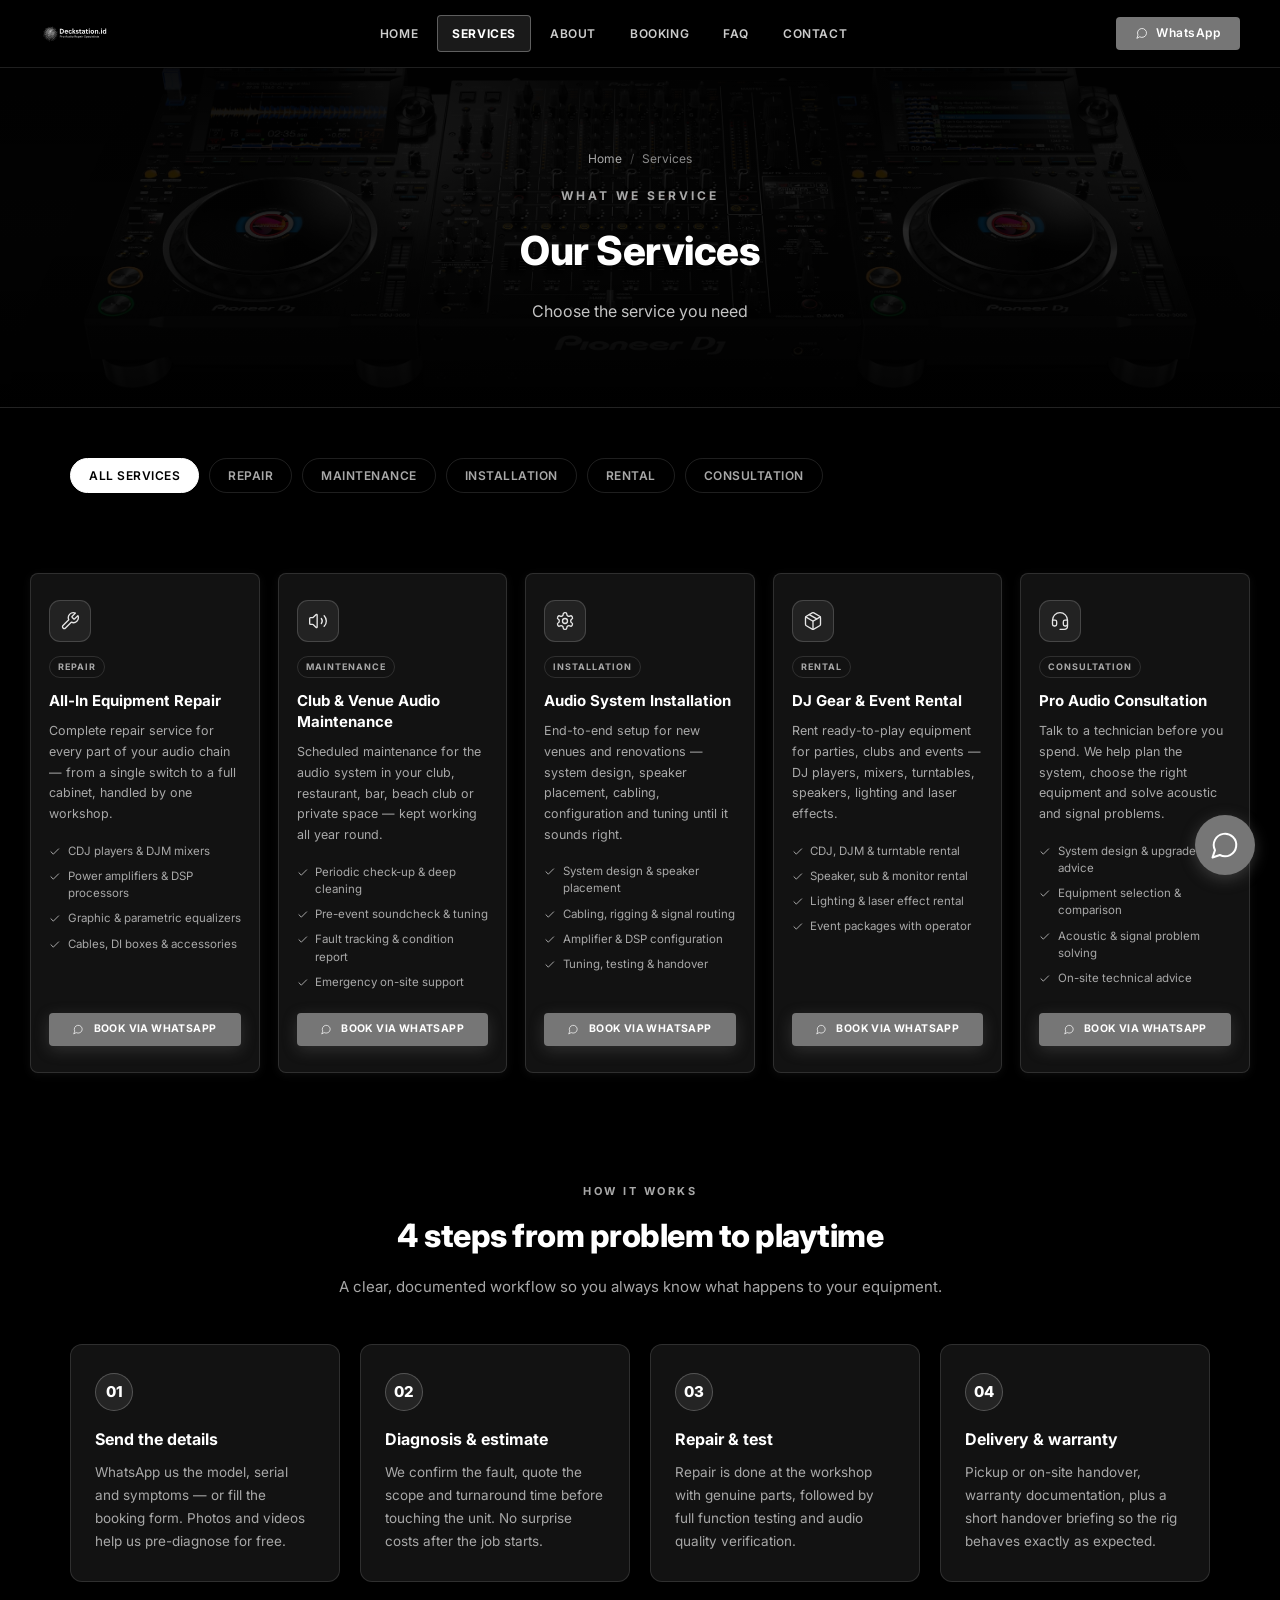
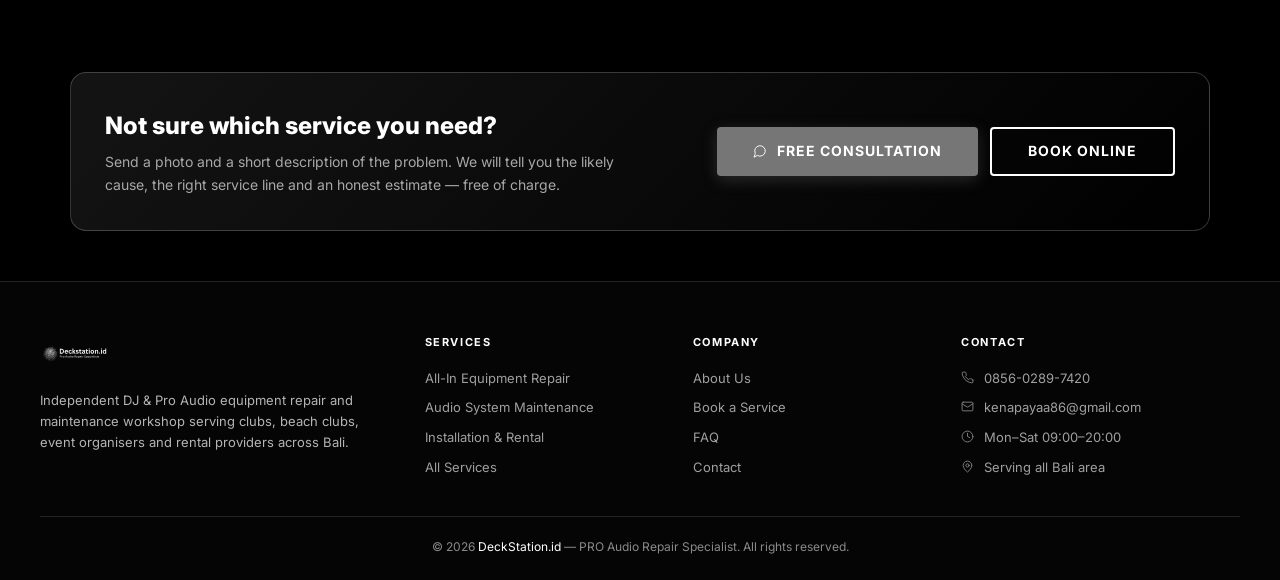
<file: docs/layanan.html>
<!DOCTYPE html>
<html lang="en">
<head>
    <script>document.documentElement.classList.add('js');</script>
    <meta charset="UTF-8">
    <meta name="viewport" content="width=device-width, initial-scale=1.0">
    <title>Services — DeckStation.id | PRO Audio Repair Specialist</title>
    <meta name="description" content="Independent repair & maintenance service for DJ & Pro Audio equipment in Bali. CDJ, DJM, Technics SL-1200, mixer, PA system and on-site maintenance.">
    <meta property="og:title" content="DeckStation.id — PRO Audio Repair Specialist">
    <meta property="og:description" content="Independent repair & maintenance service for DJ & Pro Audio equipment in Bali.">
    <meta property="og:type" content="website">
    <meta property="og:url" content="https://deckstation.id">
    <link rel="stylesheet" href="static/css/style.css">
    <link rel="icon" type="image/svg+xml" href="static/gambar/logo.svg">
</head>
<body class="sub-page">


    <header class="page-header-bar" id="siteHeader">
        <a href="index.html" class="page-logo">
            <img src="static/gambar/logo.svg" alt="DeckStation.id">
        </a>
        <nav class="page-nav" id="siteNav">
            <a href="index.html" class="page-nav-link">Home</a>
            <a href="layanan.html" class="page-nav-link active">Services</a>
            <a href="tentang.html" class="page-nav-link">About</a>
            <a href="booking.html" class="page-nav-link">Booking</a>
            <a href="faq.html" class="page-nav-link">FAQ</a>
            <a href="kontak.html" class="page-nav-link">Contact</a>
        </nav>
        <div class="page-header-right">
            <a href="https://wa.me/6285602897420?text=Halo%20DeckStation%20Bali%2C%20saya%20butuh%20info%20service" class="page-wa-btn" target="_blank" rel="noopener">
                <i data-lucide="message-circle"></i><span>WhatsApp</span>
            </a>
            <button class="nav-toggle" id="navToggle" type="button" aria-label="Toggle menu" aria-expanded="false" aria-controls="siteNav">
                <i data-lucide="menu"></i>
            </button>
        </div>
    </header>

    <section class="page-hero">
        <img class="page-hero-bg" src="static/gambar/CDJ 3000 SET.webp" alt="Pioneer CDJ setup">
        <div class="page-hero-inner">
            <nav class="breadcrumb">
                <a href="index.html">Home</a>
                <span class="sep">/</span>
                <span>Services</span>
            </nav>
            <div class="eyebrow">What We Service</div>
            <h1>Our Services</h1>
            <p>Choose the service you need</p>
        </div>
    </section>

    <main>

        <div class="chip-row">
            <button class="chip active" type="button" data-filter-chip="all">All Services</button>
            <button class="chip" type="button" data-filter-chip="repair">Repair</button>
            <button class="chip" type="button" data-filter-chip="maintenance">Maintenance</button>
            <button class="chip" type="button" data-filter-chip="installation">Installation</button>
            <button class="chip" type="button" data-filter-chip="rental">Rental</button>
            <button class="chip" type="button" data-filter-chip="consultation">Consultation</button>
        </div>

        <section class="services-full">
        <div class="services-grid">

            <div class="service-card fade-in" data-category="repair">
                <div class="icon-badge"><i data-lucide="wrench"></i></div>
                <span class="tag">Repair</span>
                <h3>All-In Equipment Repair</h3>
                <p>Complete repair service for every part of your audio chain &mdash; from a single switch to a full cabinet, handled by one workshop.</p>
                <ul class="spec-list">
                    <li><i data-lucide="check"></i> CDJ players &amp; DJM mixers</li>
                    <li><i data-lucide="check"></i> Power amplifiers &amp; DSP processors</li>
                    <li><i data-lucide="check"></i> Graphic &amp; parametric equalizers</li>
                    <li><i data-lucide="check"></i> Cables, DI boxes &amp; accessories</li>
                </ul>
                <a href="https://wa.me/6285602897420?text=Halo%20DeckStation%2C%20saya%20mau%20service%20peralatan%20audio%20saya.%0ANama%3A%20%0ALayanan%3A%20All-In%20Repair%0AUnit%3A%20%0AKerusakan%3A%20%0AAlamat%20pickup%3A%20%0ATanggal%3A%20" class="btn btn-wa" target="_blank" rel="noopener"><i data-lucide="message-circle"></i> Book via WhatsApp</a>
            </div>

            <div class="service-card fade-in" data-category="maintenance">
                <div class="icon-badge"><i data-lucide="volume-2"></i></div>
                <span class="tag">Maintenance</span>
                <h3>Club &amp; Venue Audio Maintenance</h3>
                <p>Scheduled maintenance for the audio system in your club, restaurant, bar, beach club or private space &mdash; kept working all year round.</p>
                <ul class="spec-list">
                    <li><i data-lucide="check"></i> Periodic check-up &amp; deep cleaning</li>
                    <li><i data-lucide="check"></i> Pre-event soundcheck &amp; tuning</li>
                    <li><i data-lucide="check"></i> Fault tracking &amp; condition report</li>
                    <li><i data-lucide="check"></i> Emergency on-site support</li>
                </ul>
                <a href="https://wa.me/6285602897420?text=Halo%20DeckStation%2C%20saya%20mau%20maintenance%20audio%20system%20tempat%20saya.%0ANama%3A%20%0ALayanan%3A%20Audio%20Maintenance%0ALokasi%20venue%3A%20%0AJadwal%3A%20%0AKebutuhan%3A%20" class="btn btn-wa" target="_blank" rel="noopener"><i data-lucide="message-circle"></i> Book via WhatsApp</a>
            </div>

            <div class="service-card fade-in" data-category="installation">
                <div class="icon-badge"><i data-lucide="settings"></i></div>
                <span class="tag">Installation</span>
                <h3>Audio System Installation</h3>
                <p>End-to-end setup for new venues and renovations &mdash; system design, speaker placement, cabling, configuration and tuning until it sounds right.</p>
                <ul class="spec-list">
                    <li><i data-lucide="check"></i> System design &amp; speaker placement</li>
                    <li><i data-lucide="check"></i> Cabling, rigging &amp; signal routing</li>
                    <li><i data-lucide="check"></i> Amplifier &amp; DSP configuration</li>
                    <li><i data-lucide="check"></i> Tuning, testing &amp; handover</li>
                </ul>
                <a href="https://wa.me/6285602897420?text=Halo%20DeckStation%2C%20saya%20mau%20instalasi%20audio%20system.%0ANama%3A%20%0ALayanan%3A%20Audio%20Installation%0ALokasi%3A%20%0AEstimasi%20ruang%3A%20%0AKebutuhan%3A%20" class="btn btn-wa" target="_blank" rel="noopener"><i data-lucide="message-circle"></i> Book via WhatsApp</a>
            </div>

            <div class="service-card fade-in" data-category="rental">
                <div class="icon-badge"><i data-lucide="package"></i></div>
                <span class="tag">Rental</span>
                <h3>DJ Gear &amp; Event Rental</h3>
                <p>Rent ready-to-play equipment for parties, clubs and events &mdash; DJ players, mixers, turntables, speakers, lighting and laser effects.</p>
                <ul class="spec-list">
                    <li><i data-lucide="check"></i> CDJ, DJM &amp; turntable rental</li>
                    <li><i data-lucide="check"></i> Speaker, sub &amp; monitor rental</li>
                    <li><i data-lucide="check"></i> Lighting &amp; laser effect rental</li>
                    <li><i data-lucide="check"></i> Event packages with operator</li>
                </ul>
                <a href="https://wa.me/6285602897420?text=Halo%20DeckStation%2C%20saya%20mau%20sewa%20peralatan%20DJ%20%2F%20event.%0ANama%3A%20%0ALayanan%3A%20Equipment%20Rental%0ATanggal%20event%3A%20%0ALokasi%3A%20%0AKebutuhan%3A%20" class="btn btn-wa" target="_blank" rel="noopener"><i data-lucide="message-circle"></i> Book via WhatsApp</a>
            </div>

            <div class="service-card fade-in" data-category="consultation">
                <div class="icon-badge"><i data-lucide="headset"></i></div>
                <span class="tag">Consultation</span>
                <h3>Pro Audio Consultation</h3>
                <p>Talk to a technician before you spend. We help plan the system, choose the right equipment and solve acoustic and signal problems.</p>
                <ul class="spec-list">
                    <li><i data-lucide="check"></i> System design &amp; upgrade advice</li>
                    <li><i data-lucide="check"></i> Equipment selection &amp; comparison</li>
                    <li><i data-lucide="check"></i> Acoustic &amp; signal problem solving</li>
                    <li><i data-lucide="check"></i> On-site technical advice</li>
                </ul>
                <a href="https://wa.me/6285602897420?text=Halo%20DeckStation%2C%20saya%20mau%20konsultasi%20pro%20audio.%0ANama%3A%20%0ALayanan%3A%20Pro%20Audio%20Consultation%0Aequipment%3A%20%0APertanyaan%3A%20" class="btn btn-wa" target="_blank" rel="noopener"><i data-lucide="message-circle"></i> Book via WhatsApp</a>
            </div>

        </div>
        </section>

        <section style="margin-top:90px;">
            <div class="section-head">
                <div class="eyebrow">How It Works</div>
                <h2>4 steps from problem to playtime</h2>
                <p>A clear, documented workflow so you always know what happens to your equipment.</p>
            </div>
            <ol class="steps">
                <li class="step-item fade-in">
                    <div class="step-num">01</div>
                    <h3>Send the details</h3>
                    <p>WhatsApp us the model, serial and symptoms — or fill the booking form. Photos and videos help us pre-diagnose for free.</p>
                </li>
                <li class="step-item fade-in">
                    <div class="step-num">02</div>
                    <h3>Diagnosis &amp; estimate</h3>
                    <p>We confirm the fault, quote the scope and turnaround time before touching the unit. No surprise costs after the job starts.</p>
                </li>
                <li class="step-item fade-in">
                    <div class="step-num">03</div>
                    <h3>Repair &amp; test</h3>
                    <p>Repair is done at the workshop with genuine parts, followed by full function testing and audio quality verification.</p>
                </li>
                <li class="step-item fade-in">
                    <div class="step-num">04</div>
                    <h3>Delivery &amp; warranty</h3>
                    <p>Pickup or on-site handover, warranty documentation, plus a short handover briefing so the rig behaves exactly as expected.</p>
                </li>
            </ol>
        </section>

        <section style="margin-top:90px;">
            <div class="band-cta">
                <div>
                    <h2>Not sure which service you need?</h2>
                    <p>Send a photo and a short description of the problem. We will tell you the likely cause, the right service line and an honest estimate — free of charge.</p>
                </div>
                <div class="cta-actions">
                    <a href="https://wa.me/6285602897420?text=Halo%20DeckStation%2C%20saya%20mau%20konsultasi%20service%20equipment%20saya" class="btn btn-wa" target="_blank" rel="noopener"><i data-lucide="message-circle"></i> Free Consultation</a>
                    <a href="booking.html" class="btn btn-outline">Book Online</a>
                </div>
            </div>
        </section>

    </main>

    <footer>
        <div class="footer-grid">
            <div class="footer-col">
                <img src="static/gambar/logo.svg" alt="DeckStation.id" class="footer-logo">
                <p>Independent DJ &amp; Pro Audio equipment repair and maintenance workshop serving clubs, beach clubs, event organisers and rental providers across Bali.</p>
            </div>
            <div class="footer-col">
                <h4>Services</h4>
                <ul>
                    <li><a href="layanan.html">All-In Equipment Repair</a></li>
                    <li><a href="layanan.html">Audio System Maintenance</a></li>
                    <li><a href="layanan.html">Installation &amp; Rental</a></li>
                    <li><a href="layanan.html">All Services</a></li>
                </ul>
            </div>
            <div class="footer-col">
                <h4>Company</h4>
                <ul>
                    <li><a href="tentang.html">About Us</a></li>
                    <li><a href="booking.html">Book a Service</a></li>
                    <li><a href="faq.html">FAQ</a></li>
                    <li><a href="kontak.html">Contact</a></li>
                </ul>
            </div>
            <div class="footer-col">
                <h4>Contact</h4>
                <ul class="footer-contact">
                    <li><i data-lucide="phone"></i> <a href="https://wa.me/6285602897420">0856-0289-7420</a></li>
                    <li><i data-lucide="mail"></i> <a href="mailto:kenapayaa86@gmail.com">kenapayaa86@gmail.com</a></li>
                    <li><i data-lucide="clock"></i> Mon&ndash;Sat 09:00&ndash;20:00</li>
                    <li><i data-lucide="map-pin"></i> Serving all Bali area</li>
                </ul>
            </div>
        </div>
        <div class="footer-bottom">
            <p>&copy; 2026 <a href="index.html">DeckStation.id</a> &mdash; PRO Audio Repair Specialist. All rights reserved.</p>
        </div>
    </footer>

    <a href="https://wa.me/6285602897420?text=Halo%20DeckStation%20Bali%2C%20saya%20butuh%20info%20service" class="float-wa" target="_blank" rel="noopener" title="Chat WhatsApp" aria-label="Chat WhatsApp"><i data-lucide="message-circle"></i></a>

    <script src="static/js/lucide.min.js"></script>
    <script src="static/js/site.js"></script>
</body>
</html>
</file>
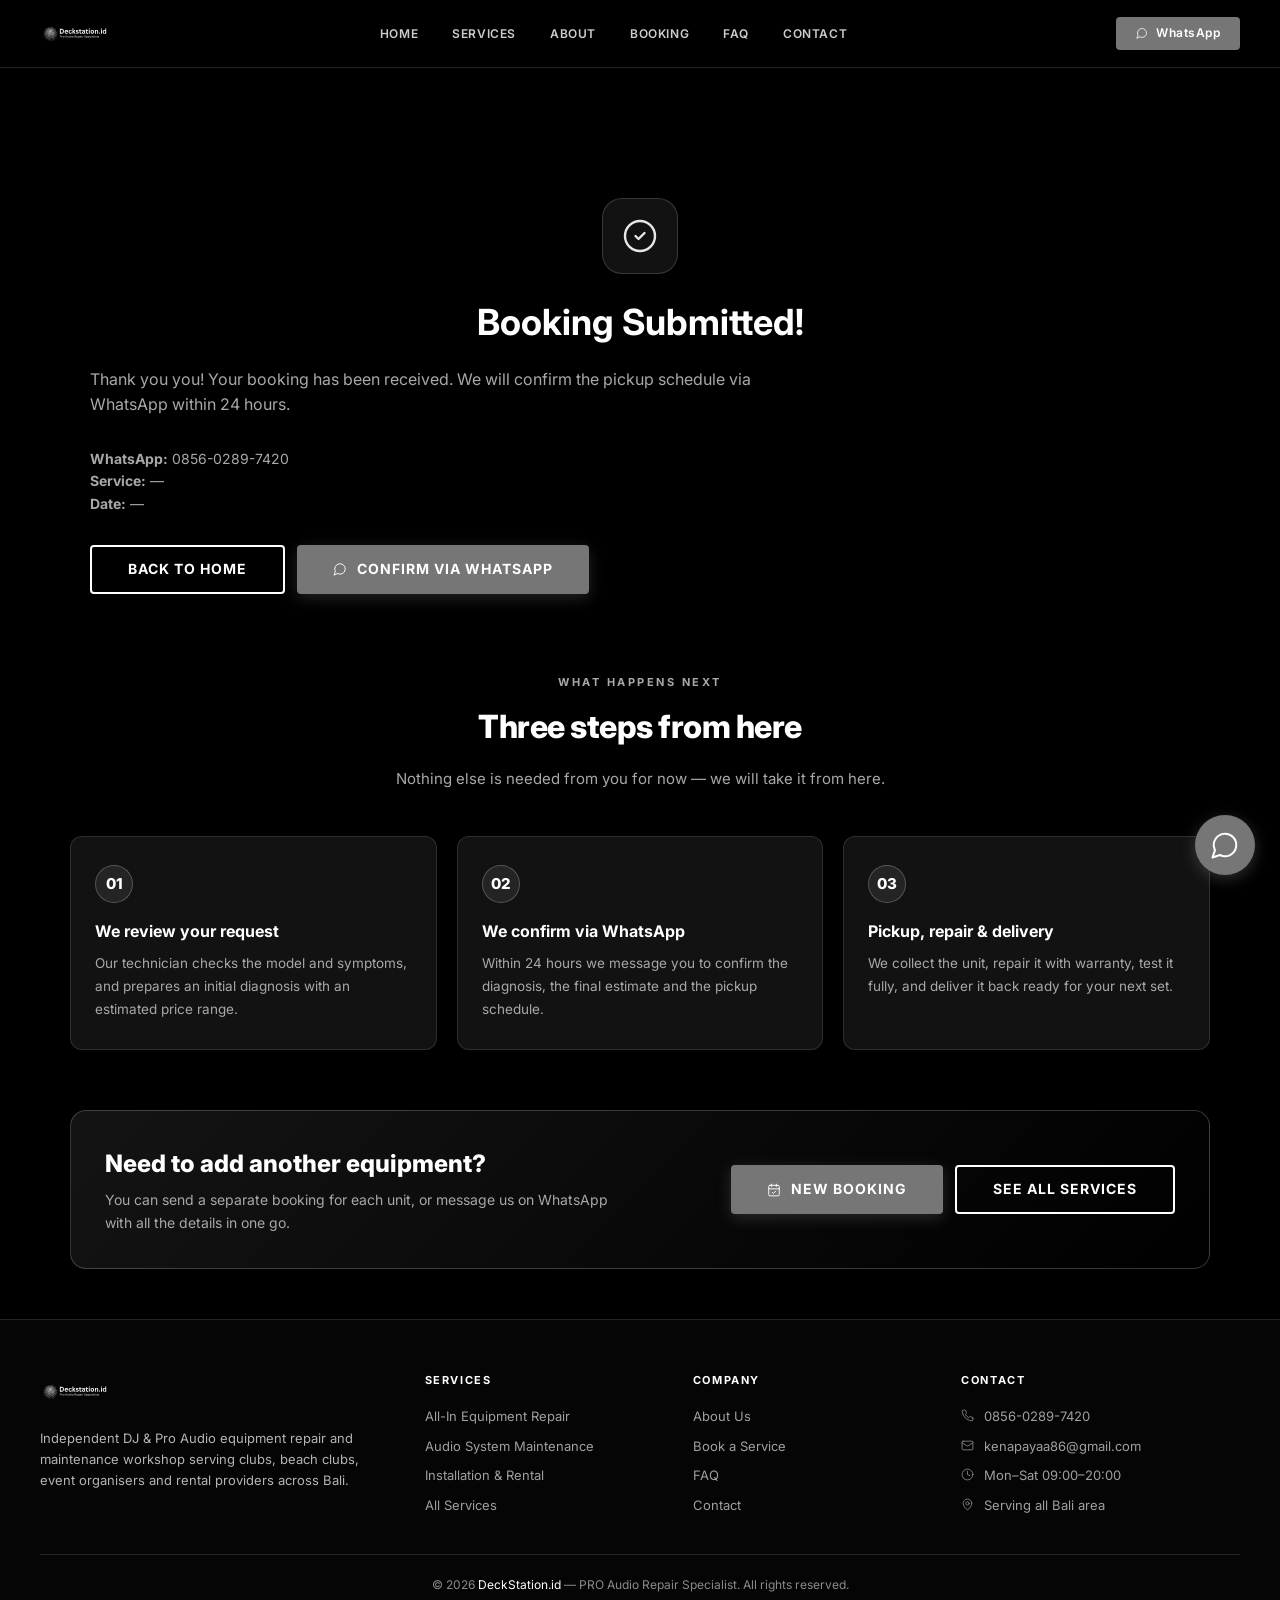
<file: docs/sukses.html>
<!DOCTYPE html>
<html lang="en">
<head>
    <script>document.documentElement.classList.add('js');</script>
    <meta charset="UTF-8">
    <meta name="viewport" content="width=device-width, initial-scale=1.0">
    <title>Booking Submitted — DeckStation.id</title>
    <meta name="description" content="Your booking has been received. We will confirm the pickup schedule via WhatsApp within 24 hours.">
    <meta name="robots" content="noindex">
    <link rel="stylesheet" href="static/css/style.css">
    <link rel="icon" type="image/svg+xml" href="static/gambar/logo.svg">
</head>
<body class="sub-page">


    <header class="page-header-bar" id="siteHeader">
        <a href="index.html" class="page-logo">
            <img src="static/gambar/logo.svg" alt="DeckStation.id">
        </a>
        <nav class="page-nav" id="siteNav">
            <a href="index.html" class="page-nav-link">Home</a>
            <a href="layanan.html" class="page-nav-link">Services</a>
            <a href="tentang.html" class="page-nav-link">About</a>
            <a href="booking.html" class="page-nav-link">Booking</a>
            <a href="faq.html" class="page-nav-link">FAQ</a>
            <a href="kontak.html" class="page-nav-link">Contact</a>
        </nav>
        <div class="page-header-right">
            <a href="https://wa.me/6285602897420?text=Halo%20DeckStation%20Bali%2C%20saya%20butuh%20info%20service" class="page-wa-btn" target="_blank" rel="noopener">
                <i data-lucide="message-circle"></i><span>WhatsApp</span>
            </a>
            <button class="nav-toggle" id="navToggle" type="button" aria-label="Toggle menu" aria-expanded="false" aria-controls="siteNav">
                <i data-lucide="menu"></i>
            </button>
        </div>
    </header>

    <main>

        <section class="success-page fade-in">
            <div class="icon-badge" style="width:76px;height:76px;font-size:36px;border-radius:20px;"><i data-lucide="circle-check"></i></div>
            <h1>Booking Submitted!</h1>
            <p>
                Thank you <span id="nama">you</span>! Your booking has been received.
                We will confirm the pickup schedule via WhatsApp within 24 hours.
            </p>
            <p style="font-size:14px;color:#a8a8a8;margin-bottom:30px;">
                <strong>WhatsApp:</strong> 0856-0289-7420<br>
                <strong>Service:</strong> <span id="layanan">&mdash;</span><br>
                <strong>Date:</strong> <span id="tanggal">&mdash;</span>
            </p>
            <div class="cta-actions" style="display:flex;gap:12px;flex-wrap:wrap;">
                <a href="index.html" class="btn btn-outline">Back to Home</a>
                <a href="https://wa.me/6285602897420?text=Halo%20DeckStation%2C%20saya%20sudah%20booking%20via%20website%2C%20berikut%20detail%20saya%3A" id="successWa" class="btn btn-wa" target="_blank" rel="noopener"><i data-lucide="message-circle"></i> Confirm via WhatsApp</a>
            </div>
        </section>

        <section style="margin-bottom:60px;">
            <div class="section-head">
                <div class="eyebrow">What Happens Next</div>
                <h2>Three steps from here</h2>
                <p>Nothing else is needed from you for now — we will take it from here.</p>
            </div>
            <ol class="steps">
                <li class="step-item fade-in">
                    <div class="step-num">01</div>
                    <h3>We review your request</h3>
                    <p>Our technician checks the model and symptoms, and prepares an initial diagnosis with an estimated price range.</p>
                </li>
                <li class="step-item fade-in">
                    <div class="step-num">02</div>
                    <h3>We confirm via WhatsApp</h3>
                    <p>Within 24 hours we message you to confirm the diagnosis, the final estimate and the pickup schedule.</p>
                </li>
                <li class="step-item fade-in">
                    <div class="step-num">03</div>
                    <h3>Pickup, repair &amp; delivery</h3>
                    <p>We collect the unit, repair it with warranty, test it fully, and deliver it back ready for your next set.</p>
                </li>
            </ol>
        </section>

        <section>
            <div class="band-cta">
                <div>
                    <h2>Need to add another equipment?</h2>
                    <p>You can send a separate booking for each unit, or message us on WhatsApp with all the details in one go.</p>
                </div>
                <div class="cta-actions">
                    <a href="booking.html" class="btn btn-wa"><i data-lucide="calendar-check"></i> New Booking</a>
                    <a href="layanan.html" class="btn btn-outline">See All Services</a>
                </div>
            </div>
        </section>

    </main>

    <footer>
        <div class="footer-grid">
            <div class="footer-col">
                <img src="static/gambar/logo.svg" alt="DeckStation.id" class="footer-logo">
                <p>Independent DJ &amp; Pro Audio equipment repair and maintenance workshop serving clubs, beach clubs, event organisers and rental providers across Bali.</p>
            </div>
            <div class="footer-col">
                <h4>Services</h4>
                <ul>
                    <li><a href="layanan.html">All-In Equipment Repair</a></li>
                    <li><a href="layanan.html">Audio System Maintenance</a></li>
                    <li><a href="layanan.html">Installation &amp; Rental</a></li>
                    <li><a href="layanan.html">All Services</a></li>
                </ul>
            </div>
            <div class="footer-col">
                <h4>Company</h4>
                <ul>
                    <li><a href="tentang.html">About Us</a></li>
                    <li><a href="booking.html">Book a Service</a></li>
                    <li><a href="faq.html">FAQ</a></li>
                    <li><a href="kontak.html">Contact</a></li>
                </ul>
            </div>
            <div class="footer-col">
                <h4>Contact</h4>
                <ul class="footer-contact">
                    <li><i data-lucide="phone"></i> <a href="https://wa.me/6285602897420">0856-0289-7420</a></li>
                    <li><i data-lucide="mail"></i> <a href="mailto:kenapayaa86@gmail.com">kenapayaa86@gmail.com</a></li>
                    <li><i data-lucide="clock"></i> Mon&ndash;Sat 09:00&ndash;20:00</li>
                    <li><i data-lucide="map-pin"></i> Serving all Bali area</li>
                </ul>
            </div>
        </div>
        <div class="footer-bottom">
            <p>&copy; 2026 <a href="index.html">DeckStation.id</a> &mdash; PRO Audio Repair Specialist. All rights reserved.</p>
        </div>
    </footer>

    <a href="https://wa.me/6285602897420?text=Halo%20DeckStation%20Bali%2C%20saya%20butuh%20info%20service" class="float-wa" target="_blank" rel="noopener" title="Chat WhatsApp" aria-label="Chat WhatsApp"><i data-lucide="message-circle"></i></a>

    <script src="static/js/lucide.min.js"></script>
    <script src="static/js/site.js"></script>
</body>
</html>
</file>
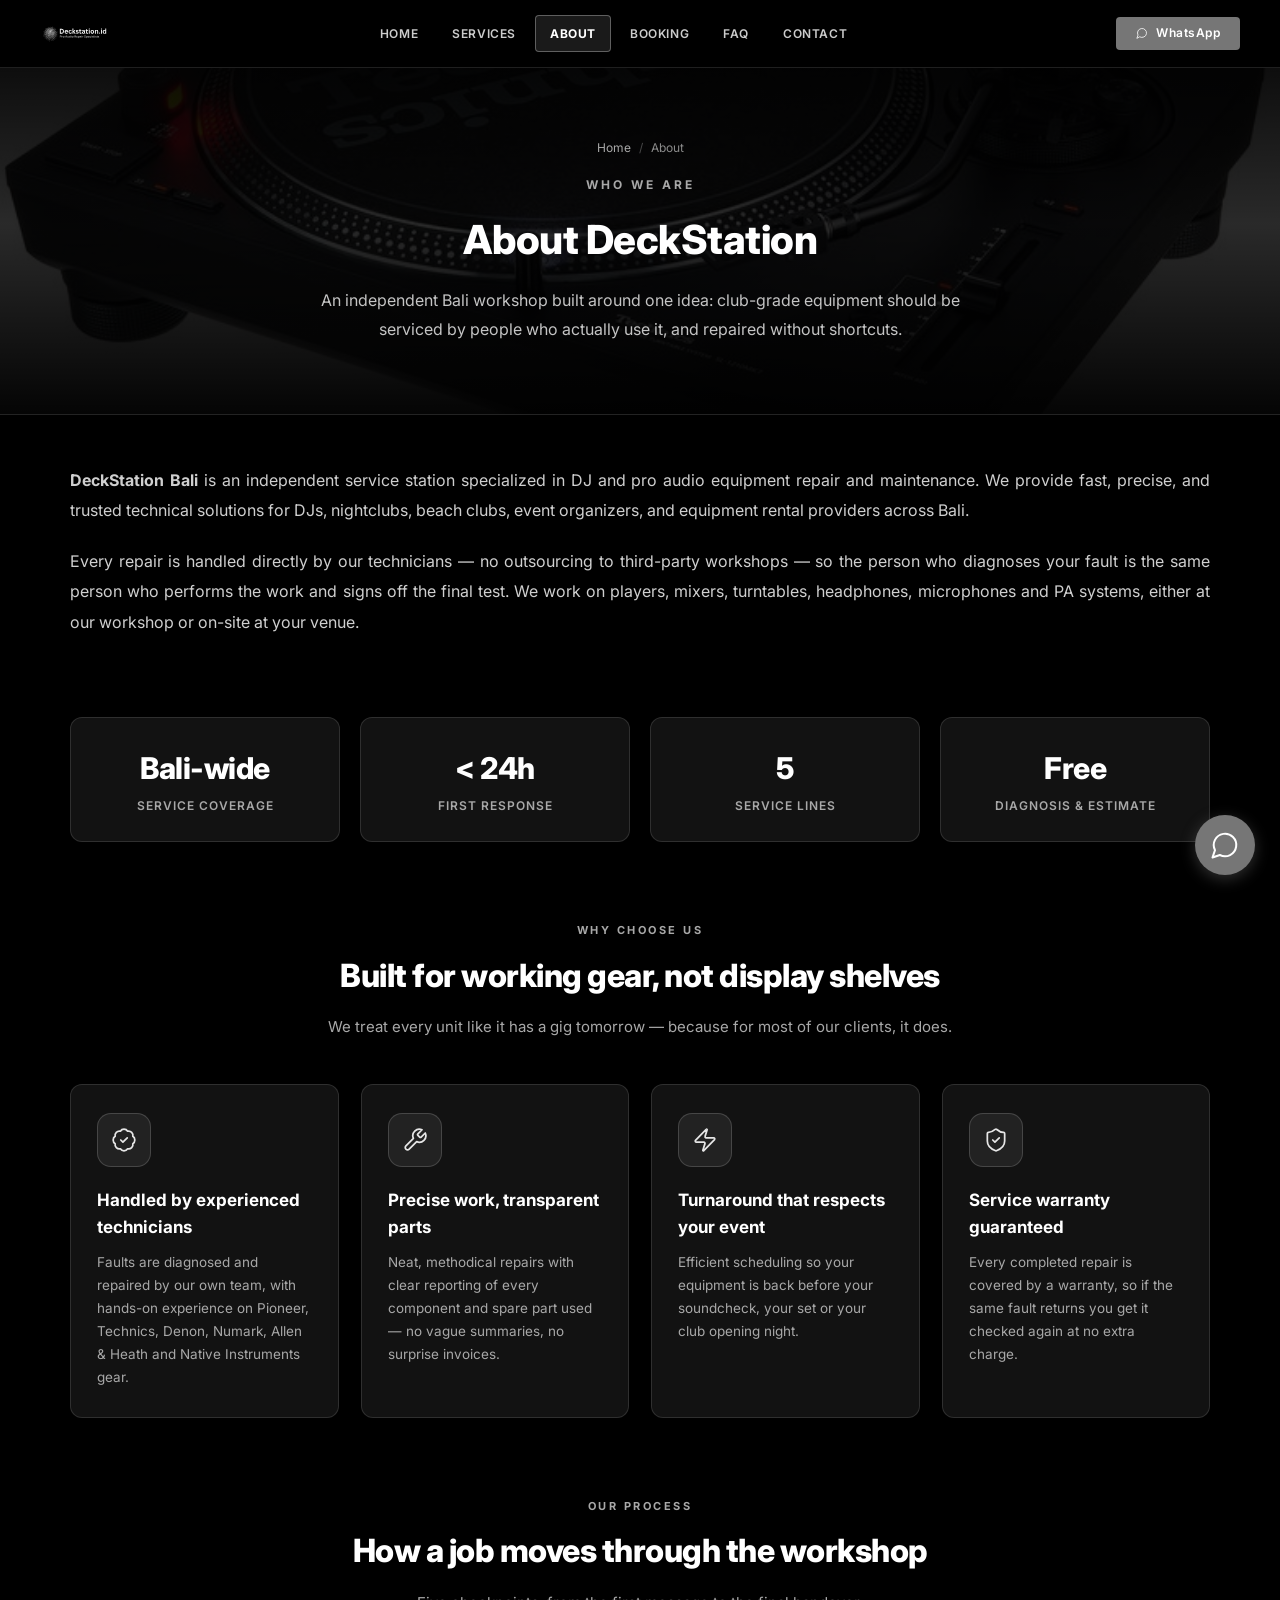
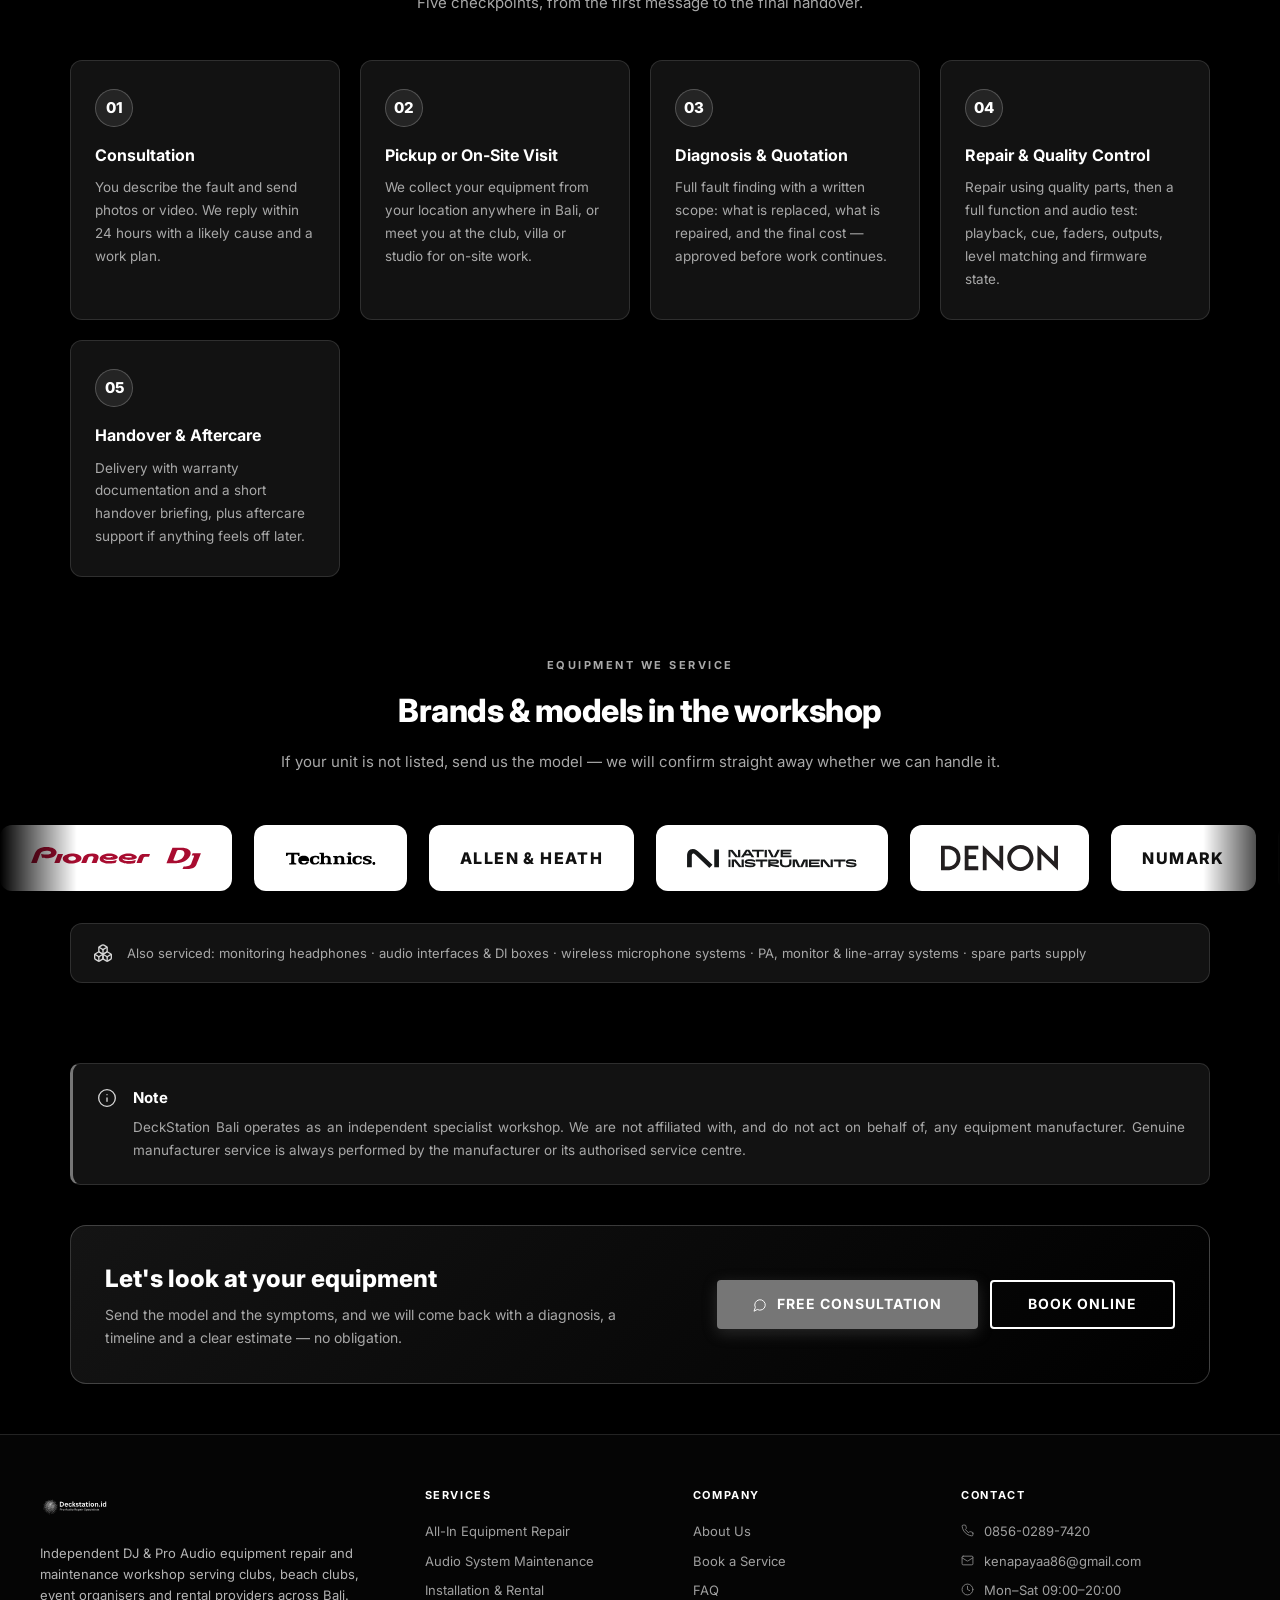
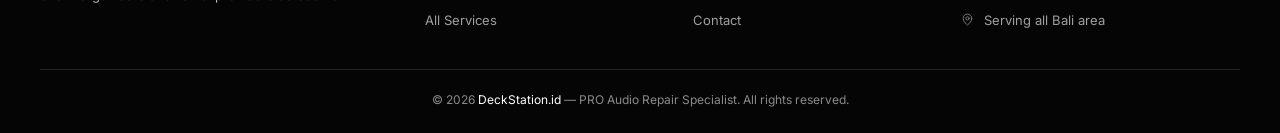
<file: docs/tentang.html>
<!DOCTYPE html>
<html lang="en">
<head>
    <script>document.documentElement.classList.add('js');</script>
    <meta charset="UTF-8">
    <meta name="viewport" content="width=device-width, initial-scale=1.0">
    <title>About — DeckStation.id | PRO Audio Repair Specialist</title>
    <meta name="description" content="DeckStation Bali is an independent service station specialised in DJ and pro audio equipment repair and maintenance. Serving DJs, clubs, beach clubs and rental providers.">
    <meta property="og:title" content="DeckStation.id — PRO Audio Repair Specialist">
    <meta property="og:description" content="Independent repair & maintenance service for DJ & Pro Audio equipment in Bali.">
    <meta property="og:type" content="website">
    <meta property="og:url" content="https://deckstation.id">
    <link rel="stylesheet" href="static/css/style.css">
    <link rel="icon" type="image/svg+xml" href="static/gambar/logo.svg">
</head>
<body class="sub-page">


    <header class="page-header-bar" id="siteHeader">
        <a href="index.html" class="page-logo">
            <img src="static/gambar/logo.svg" alt="DeckStation.id">
        </a>
        <nav class="page-nav" id="siteNav">
            <a href="index.html" class="page-nav-link">Home</a>
            <a href="layanan.html" class="page-nav-link">Services</a>
            <a href="tentang.html" class="page-nav-link active">About</a>
            <a href="booking.html" class="page-nav-link">Booking</a>
            <a href="faq.html" class="page-nav-link">FAQ</a>
            <a href="kontak.html" class="page-nav-link">Contact</a>
        </nav>
        <div class="page-header-right">
            <a href="https://wa.me/6285602897420?text=Halo%20DeckStation%20Bali%2C%20saya%20butuh%20info%20service" class="page-wa-btn" target="_blank" rel="noopener">
                <i data-lucide="message-circle"></i><span>WhatsApp</span>
            </a>
            <button class="nav-toggle" id="navToggle" type="button" aria-label="Toggle menu" aria-expanded="false" aria-controls="siteNav">
                <i data-lucide="menu"></i>
            </button>
        </div>
    </header>

    <section class="page-hero">
        <img class="page-hero-bg" src="static/gambar/TURNTABLE.jpg" alt="Technics turntable on a workbench">
        <div class="page-hero-inner">
            <nav class="breadcrumb">
                <a href="index.html">Home</a>
                <span class="sep">/</span>
                <span>About</span>
            </nav>
            <div class="eyebrow">Who We Are</div>
            <h1>About DeckStation</h1>
            <p>An independent Bali workshop built around one idea: club-grade equipment should be serviced by people who actually use it, and repaired without shortcuts.</p>
        </div>
    </section>

    <main>

        <section class="about-section" style="padding-top:0;">
            <p><strong>DeckStation Bali</strong> is an independent service station specialized in DJ and pro audio equipment repair and maintenance. We provide fast, precise, and trusted technical solutions for DJs, nightclubs, beach clubs, event organizers, and equipment rental providers across Bali.</p>
            <p>Every repair is handled directly by our technicians — no outsourcing to third-party workshops — so the person who diagnoses your fault is the same person who performs the work and signs off the final test. We work on players, mixers, turntables, headphones, microphones and PA systems, either at our workshop or on-site at your venue.</p>
        </section>

        <section style="margin-bottom:80px;">
            <div class="stat-strip">
                <div class="stat-item fade-in">
                    <div class="value">Bali-wide</div>
                    <div class="label">Service Coverage</div>
                </div>
                <div class="stat-item fade-in">
                    <div class="value">&lt; 24h</div>
                    <div class="label">First Response</div>
                </div>
                <div class="stat-item fade-in">
                    <div class="value">5</div>
                    <div class="label">Service Lines</div>
                </div>
                <div class="stat-item fade-in">
                    <div class="value">Free</div>
                    <div class="label">Diagnosis &amp; Estimate</div>
                </div>
            </div>
        </section>

        <section style="margin-bottom:80px;">
            <div class="section-head">
                <div class="eyebrow">Why Choose Us</div>
                <h2>Built for working gear, not display shelves</h2>
                <p>We treat every unit like it has a gig tomorrow — because for most of our clients, it does.</p>
            </div>
            <div class="feature-grid">
                <div class="feature-item fade-in">
                    <div class="icon-badge"><i data-lucide="badge-check"></i></div>
                    <h3>Handled by experienced technicians</h3>
                    <p>Faults are diagnosed and repaired by our own team, with hands-on experience on Pioneer, Technics, Denon, Numark, Allen &amp; Heath and Native Instruments gear.</p>
                </div>
                <div class="feature-item fade-in">
                    <div class="icon-badge"><i data-lucide="wrench"></i></div>
                    <h3>Precise work, transparent parts</h3>
                    <p>Neat, methodical repairs with clear reporting of every component and spare part used — no vague summaries, no surprise invoices.</p>
                </div>
                <div class="feature-item fade-in">
                    <div class="icon-badge"><i data-lucide="zap"></i></div>
                    <h3>Turnaround that respects your event</h3>
                    <p>Efficient scheduling so your equipment is back before your soundcheck, your set or your club opening night.</p>
                </div>
                <div class="feature-item fade-in">
                    <div class="icon-badge"><i data-lucide="shield-check"></i></div>
                    <h3>Service warranty guaranteed</h3>
                    <p>Every completed repair is covered by a warranty, so if the same fault returns you get it checked again at no extra charge.</p>
                </div>
            </div>
        </section>

        <section style="margin-bottom:80px;">
            <div class="section-head">
                <div class="eyebrow">Our Process</div>
                <h2>How a job moves through the workshop</h2>
                <p>Five checkpoints, from the first message to the final handover.</p>
            </div>
            <ol class="steps">
                <li class="step-item fade-in">
                    <div class="step-num">01</div>
                    <h3>Consultation</h3>
                    <p>You describe the fault and send photos or video. We reply within 24 hours with a likely cause and a work plan.</p>
                </li>
                <li class="step-item fade-in">
                    <div class="step-num">02</div>
                    <h3>Pickup or On-Site Visit</h3>
                    <p>We collect your equipment from your location anywhere in Bali, or meet you at the club, villa or studio for on-site work.</p>
                </li>
                <li class="step-item fade-in">
                    <div class="step-num">03</div>
                    <h3>Diagnosis &amp; Quotation</h3>
                    <p>Full fault finding with a written scope: what is replaced, what is repaired, and the final cost — approved before work continues.</p>
                </li>
                <li class="step-item fade-in">
                    <div class="step-num">04</div>
                    <h3>Repair &amp; Quality Control</h3>
                    <p>Repair using quality parts, then a full function and audio test: playback, cue, faders, outputs, level matching and firmware state.</p>
                </li>
                <li class="step-item fade-in">
                    <div class="step-num">05</div>
                    <h3>Handover &amp; Aftercare</h3>
                    <p>Delivery with warranty documentation and a short handover briefing, plus aftercare support if anything feels off later.</p>
                </li>
            </ol>
        </section>

        <section style="margin-bottom:80px;">
            <div class="section-head">
                <div class="eyebrow">Equipment We Service</div>
                <h2>Brands &amp; models in the workshop</h2>
                <p>If your unit is not listed, send us the model — we will confirm straight away whether we can handle it.</p>
            </div>
            <div class="brand-marquee" role="region" aria-label="Brands we service">
                <div class="brand-track">
                    <div class="brand-item"><img class="brand-logo" src="static/gambar/brands/pioneer-dj.svg" alt="Pioneer DJ"></div>
                    <div class="brand-item"><img class="brand-logo" src="static/gambar/brands/technics.svg" alt="Technics"></div>
                    <div class="brand-item"><span class="brand-wordmark">Allen &amp; Heath</span></div>
                    <div class="brand-item"><img class="brand-logo" src="static/gambar/brands/native-instruments.svg" alt="Native Instruments"></div>
                    <div class="brand-item"><img class="brand-logo" src="static/gambar/brands/denon.svg" alt="Denon DJ"></div>
                    <div class="brand-item"><span class="brand-wordmark">Numark</span></div>
                    <div class="brand-item"><img class="brand-logo" src="static/gambar/brands/stanton.png" alt="Stanton"></div>
                    <div class="brand-item"><img class="brand-logo" src="static/gambar/brands/sennheiser.svg" alt="Sennheiser"></div>
                    <div class="brand-item"><img class="brand-logo" src="static/gambar/brands/shure.svg" alt="Shure"></div>
                    <div class="brand-item"><img class="brand-logo" src="static/gambar/brands/audio-technica.svg" alt="Audio-Technica"></div>
                    <div class="brand-item"><img class="brand-logo" src="static/gambar/brands/jbl.svg" alt="JBL"></div>
                    <div class="brand-item"><img class="brand-logo" src="static/gambar/brands/bose.svg" alt="Bose"></div>
                    <div class="brand-item" aria-hidden="true"><img class="brand-logo" src="static/gambar/brands/pioneer-dj.svg" alt="Pioneer DJ"></div>
                    <div class="brand-item" aria-hidden="true"><img class="brand-logo" src="static/gambar/brands/technics.svg" alt="Technics"></div>
                    <div class="brand-item" aria-hidden="true"><span class="brand-wordmark">Allen &amp; Heath</span></div>
                    <div class="brand-item" aria-hidden="true"><img class="brand-logo" src="static/gambar/brands/native-instruments.svg" alt="Native Instruments"></div>
                    <div class="brand-item" aria-hidden="true"><img class="brand-logo" src="static/gambar/brands/denon.svg" alt="Denon DJ"></div>
                    <div class="brand-item" aria-hidden="true"><span class="brand-wordmark">Numark</span></div>
                    <div class="brand-item" aria-hidden="true"><img class="brand-logo" src="static/gambar/brands/stanton.png" alt="Stanton"></div>
                    <div class="brand-item" aria-hidden="true"><img class="brand-logo" src="static/gambar/brands/sennheiser.svg" alt="Sennheiser"></div>
                    <div class="brand-item" aria-hidden="true"><img class="brand-logo" src="static/gambar/brands/shure.svg" alt="Shure"></div>
                    <div class="brand-item" aria-hidden="true"><img class="brand-logo" src="static/gambar/brands/audio-technica.svg" alt="Audio-Technica"></div>
                    <div class="brand-item" aria-hidden="true"><img class="brand-logo" src="static/gambar/brands/jbl.svg" alt="JBL"></div>
                    <div class="brand-item" aria-hidden="true"><img class="brand-logo" src="static/gambar/brands/bose.svg" alt="Bose"></div>
                </div>
            </div>

            <div class="brand-also">
                <i data-lucide="boxes"></i>
                <p>Also serviced: monitoring headphones &middot; audio interfaces &amp; DI boxes &middot; wireless microphone systems &middot; PA, monitor &amp; line-array systems &middot; spare parts supply</p>
            </div>
        </section>

        <section style="margin-bottom:40px;">
            <div class="callout">
                <i data-lucide="info"></i>
                <div>
                    <h3>Note</h3>
                    <p>DeckStation Bali operates as an independent specialist workshop. We are not affiliated with, and do not act on behalf of, any equipment manufacturer. Genuine manufacturer service is always performed by the manufacturer or its authorised service centre.</p>
                </div>
            </div>
        </section>

        <section>
            <div class="band-cta">
                <div>
                    <h2>Let's look at your equipment</h2>
                    <p>Send the model and the symptoms, and we will come back with a diagnosis, a timeline and a clear estimate — no obligation.</p>
                </div>
                <div class="cta-actions">
                    <a href="https://wa.me/6285602897420?text=Halo%20DeckStation%2C%20saya%20mau%20konsultasi%20service%20equipment%20saya" class="btn btn-wa" target="_blank" rel="noopener"><i data-lucide="message-circle"></i> Free Consultation</a>
                    <a href="booking.html" class="btn btn-outline">Book Online</a>
                </div>
            </div>
        </section>

    </main>

    <footer>
        <div class="footer-grid">
            <div class="footer-col">
                <img src="static/gambar/logo.svg" alt="DeckStation.id" class="footer-logo">
                <p>Independent DJ &amp; Pro Audio equipment repair and maintenance workshop serving clubs, beach clubs, event organisers and rental providers across Bali.</p>
            </div>
            <div class="footer-col">
                <h4>Services</h4>
                <ul>
                    <li><a href="layanan.html">All-In Equipment Repair</a></li>
                    <li><a href="layanan.html">Audio System Maintenance</a></li>
                    <li><a href="layanan.html">Installation &amp; Rental</a></li>
                    <li><a href="layanan.html">All Services</a></li>
                </ul>
            </div>
            <div class="footer-col">
                <h4>Company</h4>
                <ul>
                    <li><a href="tentang.html">About Us</a></li>
                    <li><a href="booking.html">Book a Service</a></li>
                    <li><a href="faq.html">FAQ</a></li>
                    <li><a href="kontak.html">Contact</a></li>
                </ul>
            </div>
            <div class="footer-col">
                <h4>Contact</h4>
                <ul class="footer-contact">
                    <li><i data-lucide="phone"></i> <a href="https://wa.me/6285602897420">0856-0289-7420</a></li>
                    <li><i data-lucide="mail"></i> <a href="mailto:kenapayaa86@gmail.com">kenapayaa86@gmail.com</a></li>
                    <li><i data-lucide="clock"></i> Mon&ndash;Sat 09:00&ndash;20:00</li>
                    <li><i data-lucide="map-pin"></i> Serving all Bali area</li>
                </ul>
            </div>
        </div>
        <div class="footer-bottom">
            <p>&copy; 2026 <a href="index.html">DeckStation.id</a> &mdash; PRO Audio Repair Specialist. All rights reserved.</p>
        </div>
    </footer>

    <a href="https://wa.me/6285602897420?text=Halo%20DeckStation%20Bali%2C%20saya%20butuh%20info%20service" class="float-wa" target="_blank" rel="noopener" title="Chat WhatsApp" aria-label="Chat WhatsApp"><i data-lucide="message-circle"></i></a>

    <script src="static/js/lucide.min.js"></script>
    <script src="static/js/site.js"></script>
</body>
</html>
</file>
<file: docs/static/css/style.css>
@import url('https://fonts.googleapis.com/css2?family=Inter:wght@300;400;500;600;700;800&display=swap');

* {
    margin: 0;
    padding: 0;
    box-sizing: border-box;
}

:root {
    --bg: #000000;
    --surface: #121212;
    --surface-2: #1b1b1b;
    --text: #ffffff;
    --muted: #a8a8a8;
    --muted-2: #8a8a8a;
    --border: rgba(255,255,255,0.12);
    --accent: #767676;
    --accent-hover: #5c5c5c;
    --header-h: 68px;
    --header-pad-x: 40px;
}

body {
    overflow-x: hidden;
    background-color: var(--bg);
    color: var(--text);
    font-family: 'Inter', 'DM Sans', 'Canva Sans', 'Helvetica Neue', Helvetica, Arial, sans-serif;
    line-height: 1.6;
    min-height: 100vh;
    display: flex;
    flex-direction: column;
    padding-top: var(--header-h);
}

body.home-page {
    padding-top: 0;
}

/* ===== ICONS (LUCIDE) ===== */
[data-lucide] {
    width: 1em;
    height: 1em;
    stroke-width: 1.6;
    display: inline-block;
    vertical-align: -0.15em;
    flex-shrink: 0;
}

.icon-badge {
    width: 54px;
    height: 54px;
    border-radius: 14px;
    display: inline-flex;
    align-items: center;
    justify-content: center;
    font-size: 26px;
    color: #e6e6e6;
    background: rgba(255,255,255,0.07);
    border: 1px solid rgba(255,255,255,0.16);
    margin-bottom: 20px;
}

.icon-badge.sm {
    width: 42px;
    height: 42px;
    font-size: 20px;
    border-radius: 11px;
    margin-bottom: 14px;
}

/* ===== PAGE HEADER BAR ===== */
.page-header-bar {
    position: fixed;
    top: 0;
    left: 0;
    right: 0;
    height: var(--header-h);
    display: grid;
    grid-template-columns: auto 1fr auto;
    align-items: center;
    padding: 0 var(--header-pad-x);
    background: rgba(0,0,0,0.85);
    backdrop-filter: blur(12px);
    -webkit-backdrop-filter: blur(12px);
    border-bottom: 1px solid var(--border);
    z-index: 100;
    transition: background 0.3s ease;
}

.page-header-bar.is-transparent {
    background: rgba(0,0,0,0.25);
}

.page-header-bar.is-scrolled {
    background: rgba(0,0,0,0.92);
}

.page-logo {
    display: flex;
    align-items: center;
    text-decoration: none;
    justify-self: start;
}

.page-logo img {
    height: 40px;
    width: auto;
    display: block;
}

.page-nav {
    display: flex;
    gap: 4px;
    align-items: center;
    justify-self: center;
}

.page-nav-link {
    color: rgba(255,255,255,0.8);
    text-decoration: none;
    font-size: 12px;
    font-weight: 600;
    letter-spacing: 0.6px;
    text-transform: uppercase;
    padding: 8px 14px;
    border: 1px solid transparent;
    border-radius: 4px;
    transition: all 0.3s ease;
    white-space: nowrap;
}

.page-nav-link:hover {
    color: #fff;
    border-color: rgba(255,255,255,0.2);
    background: rgba(255,255,255,0.06);
}

.page-nav-link.active {
    color: #fff;
    border-color: rgba(255,255,255,0.3);
    background: rgba(255,255,255,0.1);
    font-weight: 700;
}

.page-header-right {
    justify-self: end;
    display: flex;
    align-items: center;
    gap: 10px;
}

.page-wa-btn {
    background: var(--accent);
    color: #fff;
    padding: 9px 20px;
    border-radius: 4px;
    font-weight: 600;
    font-size: 12px;
    text-decoration: none;
    letter-spacing: 0.5px;
    transition: all 0.3s ease;
    border: none;
    display: inline-flex;
    align-items: center;
    gap: 8px;
    line-height: 1.2;
}

.page-wa-btn:hover {
    background: var(--accent-hover);
    transform: translateY(-1px);
}

.nav-toggle {
    display: none;
    width: 40px;
    height: 40px;
    align-items: center;
    justify-content: center;
    background: rgba(255,255,255,0.06);
    border: 1px solid rgba(255,255,255,0.18);
    border-radius: 4px;
    color: #fff;
    font-size: 20px;
    cursor: pointer;
    transition: all 0.3s ease;
}

.nav-toggle:hover {
    background: rgba(255,255,255,0.14);
}

/* ===== MAIN CONTENT ===== */
main {
    flex: 1;
    max-width: 1200px;
    margin: 0 auto;
    padding: 50px 30px;
    width: 100%;
}

/* ===== HERO ===== */
.hero {
    text-align: center;
    padding: 80px 20px 60px;
}

.hero h1 {
    font-size: 48px;
    font-weight: 800;
    letter-spacing: 2px;
    margin-bottom: 10px;
}

.hero h1 span {
    color: #fff;
}

.hero .tagline {
    font-size: 20px;
    font-weight: 600;
    color: #e0e0e0;
    margin-bottom: 15px;
    letter-spacing: 1px;
}

.hero .sub {
    font-size: 16px;
    color: #9a9a9a;
    max-width: 700px;
    margin: 0 auto 30px;
    line-height: 1.8;
}

/* ===== BUTTONS ===== */
.btn {
    display: inline-flex;
    align-items: center;
    justify-content: center;
    gap: 10px;
    padding: 14px 36px;
    font-size: 14px;
    font-weight: 700;
    text-transform: uppercase;
    letter-spacing: 1px;
    text-decoration: none;
    border-radius: 4px;
    transition: all 0.3s ease;
    cursor: pointer;
    border: none;
    line-height: 1.2;
}

.btn-primary {
    background: #767676;
    color: #fff;
    box-shadow: 0 4px 15px rgba(118, 118, 118, 0.3);
}

.btn-primary:hover {
    background: #5c5c5c;
    transform: translateY(-2px);
    box-shadow: 0 6px 20px rgba(118, 118, 118, 0.4);
}

.btn-wa {
    background: #767676;
    color: #fff;
    box-shadow: 0 4px 15px rgba(118, 118, 118, 0.3);
}

.btn-wa:hover {
    background: #5c5c5c;
    transform: translateY(-2px);
    box-shadow: 0 6px 20px rgba(118, 118, 118, 0.4);
}

.btn-outline {
    background: transparent;
    color: #fff;
    border: 2px solid #fff;
}

.btn-outline:hover {
    background: #767676;
    border-color: #767676;
    color: #fff;
}

/* ===== SECTION TITLES ===== */
.section-title {
    font-size: 32px;
    font-weight: 700;
    margin-bottom: 40px;
    text-align: center;
    position: relative;
    padding-bottom: 15px;
}

.section-title::after {
    content: '';
    position: absolute;
    bottom: 0;
    left: 50%;
    transform: translateX(-50%);
    width: 60px;
    height: 3px;
    background: #fff;
}

/* ===== ABOUT SECTION ===== */
.about-section {
    padding: 60px 0;
}

.about-section p {
    font-size: 16px;
    color: #cfcfcf;
    line-height: 1.9;
    margin-bottom: 20px;
    max-width: 900px;
    margin-left: auto;
    margin-right: auto;
}

/* ===== SERVICES ===== */
/* baris service full-bleed: dari ujung kiri sampai ujung kanan layar */
.services-full {
    width: 100vw;
    margin-left: calc(50% - 50vw);
    padding: 20px 30px 0;
}

.services-grid {
    display: grid;
    grid-template-columns: repeat(5, minmax(0, 1fr));
    gap: 18px;
    justify-content: center;
    padding: 20px 0;
}

.service-card {
    grid-column: span 1;
    background: #121212;
    border-radius: 8px;
    padding: 26px 18px;
    box-shadow: 0 2px 10px rgba(255,255,255,0.05);
    transition: all 0.3s ease;
    border: 1px solid rgba(255,255,255,0.12);
    display: flex;
    flex-direction: column;
}

.service-card .icon-badge {
    width: 42px;
    height: 42px;
    font-size: 20px;
    border-radius: 11px;
    margin-bottom: 14px;
}

.service-card .tag {
    align-self: flex-start;
    font-size: 9px;
    letter-spacing: 1px;
    padding: 3px 8px;
    margin-bottom: 12px;
    white-space: nowrap;
}

.service-card h3 {
    font-size: 15px;
    line-height: 1.4;
    margin-bottom: 10px;
}

.service-card p {
    font-size: 12.5px;
    line-height: 1.65;
    margin-bottom: 14px;
}

.service-card .spec-list {
    font-size: 11.5px;
    margin-bottom: 18px;
    flex: 1;
}

.service-card .spec-list li {
    gap: 7px;
    padding: 4px 0;
}

.service-card .btn-wa {
    padding: 10px 12px;
    font-size: 10.5px;
    letter-spacing: 0.4px;
}

.service-card:hover {
    transform: translateY(-5px);
    box-shadow: 0 8px 25px rgba(255,255,255,0.12);
    border-color: #767676;
}

.service-card .spec-list {
    list-style: none;
    padding: 0;
    color: var(--muted);
}

.service-card .spec-list li {
    display: flex;
    align-items: flex-start;
    line-height: 1.5;
}

.service-card .spec-list li svg {
    color: #d6d6d6;
    margin-top: 3px;
    flex-shrink: 0;
}

.service-card .btn-wa {
    width: 100%;
}

.service-card .icon {
    font-size: 36px;
    margin-bottom: 15px;
}

.service-card .tag {
    display: inline-block;
    font-weight: 700;
    text-transform: uppercase;
    color: var(--muted);
    border: 1px solid var(--border);
    border-radius: 100px;
}

.service-card h3 {
    font-weight: 700;
}

.service-card p {
    color: #a8a8a8;
}

/* ===== WHY US ===== */
.why-grid {
    display: grid;
    grid-template-columns: repeat(auto-fit, minmax(240px, 1fr));
    gap: 25px;
    padding: 20px 0;
}

.why-item {
    text-align: center;
    padding: 30px 20px;
    background: #121212;
    border-radius: 8px;
    box-shadow: 0 2px 10px rgba(255,255,255,0.05);
    border: 1px solid rgba(255,255,255,0.12);
    transition: all 0.3s ease;
}

.why-item:hover {
    transform: translateY(-3px);
    box-shadow: 0 6px 20px rgba(255,255,255,0.1);
}

.why-item .icon {
    font-size: 40px;
    margin-bottom: 15px;
}

.why-item h4 {
    font-size: 16px;
    font-weight: 700;
    margin-bottom: 10px;
}

.why-item p {
    font-size: 13px;
    color: #a8a8a8;
    line-height: 1.6;
}

/* ===== CONTACT SECTION ===== */
.contact-section {
    text-align: center;
    padding: 60px 0;
}

.contact-section p {
    font-size: 16px;
    color: #cfcfcf;
    margin-bottom: 10px;
}

.contact-section .btn-wa {
    margin-top: 20px;
    padding: 16px 40px;
    font-size: 16px;
}

/* ===== PAGE HERO (BANNER) ===== */
.page-hero {
    position: relative;
    width: 100%;
    min-height: 340px;
    display: flex;
    align-items: center;
    justify-content: center;
    overflow: hidden;
    background: #050505;
    border-bottom: 1px solid var(--border);
}

.page-hero-bg {
    position: absolute;
    inset: 0;
    width: 100%;
    height: 100%;
    object-fit: cover;
    opacity: 0.35;
    transform: scale(1.02);
}

.page-hero::after {
    content: '';
    position: absolute;
    inset: 0;
    background: linear-gradient(180deg, rgba(0,0,0,0.85) 0%, rgba(0,0,0,0.55) 45%, rgba(0,0,0,0.95) 100%);
    z-index: 1;
}

.page-hero-inner {
    position: relative;
    z-index: 2;
    text-align: center;
    padding: 70px 24px;
    max-width: 820px;
}

.page-hero .eyebrow {
    font-size: 12px;
    font-weight: 700;
    letter-spacing: 3px;
    text-transform: uppercase;
    color: var(--muted);
    margin-bottom: 14px;
}

.page-hero h1 {
    font-size: 40px;
    font-weight: 800;
    letter-spacing: -0.5px;
    margin-bottom: 14px;
}

.page-hero p {
    font-size: 16px;
    color: #c4c4c4;
    line-height: 1.8;
    max-width: 640px;
    margin: 0 auto;
}

.breadcrumb {
    display: flex;
    align-items: center;
    justify-content: center;
    gap: 8px;
    font-size: 12px;
    color: var(--muted-2);
    margin-bottom: 18px;
    flex-wrap: wrap;
}

.breadcrumb a {
    color: var(--muted);
    text-decoration: none;
}

.breadcrumb a:hover {
    color: #fff;
}

.breadcrumb .sep {
    opacity: 0.5;
}

/* ===== SECTION HEAD ===== */
.section-head {
    text-align: center;
    max-width: 720px;
    margin: 0 auto 44px;
}

.section-head .eyebrow {
    font-size: 11px;
    font-weight: 700;
    letter-spacing: 2.5px;
    text-transform: uppercase;
    color: var(--muted);
    margin-bottom: 10px;
}

.section-head h2 {
    font-size: 32px;
    font-weight: 800;
    letter-spacing: -0.5px;
    margin-bottom: 12px;
}

.section-head p {
    font-size: 15px;
    color: var(--muted);
    line-height: 1.8;
}

/* ===== STAT STRIP ===== */
.stat-strip {
    display: grid;
    grid-template-columns: repeat(auto-fit, minmax(180px, 1fr));
    gap: 20px;
}

.stat-item {
    background: var(--surface);
    border: 1px solid var(--border);
    border-radius: 12px;
    padding: 26px 20px;
    text-align: center;
}

.stat-item .value {
    font-size: 30px;
    font-weight: 800;
    letter-spacing: -0.5px;
    margin-bottom: 4px;
}

.stat-item .label {
    font-size: 12px;
    font-weight: 600;
    letter-spacing: 1px;
    text-transform: uppercase;
    color: var(--muted);
}

/* ===== FEATURE GRID ===== */
.feature-grid {
    display: grid;
    grid-template-columns: repeat(auto-fit, minmax(260px, 1fr));
    gap: 22px;
}

.feature-item {
    background: var(--surface);
    border: 1px solid var(--border);
    border-radius: 12px;
    padding: 28px 26px;
    transition: all 0.3s ease;
}

.feature-item:hover {
    transform: translateY(-4px);
    border-color: rgba(255,255,255,0.28);
    box-shadow: 0 10px 28px rgba(0,0,0,0.55);
}

.feature-item h3 {
    font-size: 17px;
    font-weight: 700;
    margin-bottom: 10px;
}

.feature-item p {
    font-size: 13.5px;
    color: var(--muted);
    line-height: 1.7;
}

/* ===== STEPS (PROCESS) ===== */
.steps {
    display: grid;
    grid-template-columns: repeat(auto-fit, minmax(220px, 1fr));
    gap: 20px;
    counter-reset: step;
    list-style: none;
    padding: 0;
    margin: 0;
}

.step-item {
    position: relative;
    background: var(--surface);
    border: 1px solid var(--border);
    border-radius: 12px;
    padding: 28px 24px;
}

.step-item .step-num {
    width: 38px;
    height: 38px;
    border-radius: 50%;
    display: inline-flex;
    align-items: center;
    justify-content: center;
    font-size: 15px;
    font-weight: 800;
    background: rgba(255,255,255,0.08);
    border: 1px solid rgba(255,255,255,0.22);
    margin-bottom: 16px;
}

.step-item h3 {
    font-size: 16px;
    font-weight: 700;
    margin-bottom: 8px;
}

.step-item p {
    font-size: 13.5px;
    color: var(--muted);
    line-height: 1.7;
}

/* ===== CTA BAND ===== */
.band-cta {
    display: flex;
    align-items: center;
    justify-content: space-between;
    gap: 28px;
    flex-wrap: wrap;
    background: linear-gradient(135deg, rgba(255,255,255,0.08), rgba(0,0,0,0.4));
    border: 1px solid rgba(255,255,255,0.2);
    border-radius: 16px;
    padding: 34px 34px;
}

.band-cta h2 {
    font-size: 24px;
    font-weight: 800;
    margin-bottom: 6px;
}

.band-cta p {
    font-size: 14px;
    color: var(--muted);
    max-width: 520px;
}

.band-cta .cta-actions {
    display: flex;
    gap: 12px;
    flex-wrap: wrap;
}

/* ===== CHIP / FILTER ===== */
.chip-row {
    display: flex;
    flex-wrap: wrap;
    gap: 10px;
    justify-content: center;
    margin-bottom: 40px;
}

.chip {
    padding: 9px 18px;
    border-radius: 100px;
    border: 1px solid var(--border);
    background: transparent;
    color: var(--muted);
    font-size: 12px;
    font-weight: 600;
    letter-spacing: 0.5px;
    text-transform: uppercase;
    cursor: pointer;
    transition: all 0.25s ease;
    font-family: inherit;
}

.chip:hover {
    color: #fff;
    border-color: rgba(255,255,255,0.3);
}

.chip.active {
    background: #fff;
    border-color: #fff;
    color: #000;
}

/* ===== FAQ SEARCH + GROUPS ===== */
.faq-search {
    position: relative;
    max-width: 560px;
    margin: 0 auto 34px;
}

.faq-search svg {
    position: absolute;
    left: 18px;
    top: 50%;
    transform: translateY(-50%);
    color: var(--muted-2);
    font-size: 18px;
    pointer-events: none;
}

.faq-search input {
    width: 100%;
    padding: 14px 18px 14px 48px;
    font-size: 15px;
    font-family: inherit;
    color: #fff;
    background: var(--surface);
    border: 1px solid var(--border);
    border-radius: 100px;
    transition: border-color 0.3s;
}

.faq-search input::placeholder {
    color: var(--muted-2);
}

.faq-search input:focus {
    outline: none;
    border-color: var(--accent);
}

.faq-group-title {
    font-size: 13px;
    font-weight: 700;
    letter-spacing: 2px;
    text-transform: uppercase;
    color: var(--muted);
    margin: 44px 0 18px;
    padding-bottom: 10px;
    border-bottom: 1px solid var(--border);
}

.faq-group-title:first-of-type {
    margin-top: 0;
}

.faq-item.hidden {
    display: none;
}

/* ===== INFO LIST (CONTACT) ===== */
.info-list {
    display: grid;
    gap: 18px;
}

.info-row {
    display: flex;
    gap: 16px;
    align-items: flex-start;
}

.info-row .icon-badge {
    margin-bottom: 0;
    flex-shrink: 0;
}

.info-row h3 {
    font-size: 15px;
    font-weight: 700;
    margin-bottom: 4px;
}

.info-row p {
    font-size: 13.5px;
    color: var(--muted);
    line-height: 1.7;
}

.info-row a {
    color: #fff;
    text-decoration: none;
    font-weight: 600;
}

.info-row a:hover {
    text-decoration: underline;
}

/* ===== BRAND MARQUEE (LOGO GESER OTOMATIS) ===== */
.brand-marquee {
    position: relative;
    width: 100vw;
    margin-left: calc(50% - 50vw);
    overflow: hidden;
    padding: 6px 0;
    -webkit-mask-image: linear-gradient(to right, transparent, #000 6%, #000 94%, transparent);
    mask-image: linear-gradient(to right, transparent, #000 6%, #000 94%, transparent);
}

.brand-track {
    display: flex;
    align-items: center;
    gap: 22px;
    width: max-content;
    animation: brand-scroll 38s linear infinite;
}

.brand-marquee:hover .brand-track {
    animation-play-state: paused;
}

@keyframes brand-scroll {
    from { transform: translateX(0); }
    to   { transform: translateX(-50%); }
}

.brand-item {
    flex: 0 0 auto;
    display: flex;
    align-items: center;
    justify-content: center;
    height: 66px;
    padding: 0 30px;
    background: #ffffff;
    border-radius: 12px;
    border: 1px solid rgba(255,255,255,0.14);
    transition: transform 0.3s ease, box-shadow 0.3s ease;
}

.brand-item:hover {
    transform: translateY(-4px);
    box-shadow: 0 10px 26px rgba(0,0,0,0.6);
}

.brand-logo {
    display: block;
    height: 26px;
    width: auto;
    max-width: 170px;
    object-fit: contain;
}

.brand-wordmark {
    display: block;
    font-size: 16px;
    font-weight: 800;
    letter-spacing: 1.4px;
    text-transform: uppercase;
    color: #111111;
    line-height: 1;
    white-space: nowrap;
}

.brand-also {
    display: flex;
    align-items: center;
    gap: 14px;
    margin-top: 26px;
    padding: 18px 22px;
    background: var(--surface);
    border: 1px solid var(--border);
    border-radius: 12px;
}

.brand-also svg {
    font-size: 20px;
    color: #d6d6d6;
    flex-shrink: 0;
}

.brand-also p {
    font-size: 13px;
    color: var(--muted);
    line-height: 1.7;
}

@media (prefers-reduced-motion: reduce) {
    .brand-track {
        animation: none;
        flex-wrap: wrap;
        width: auto;
        justify-content: center;
    }
}

/* ===== COVERAGE GRID ===== */
.coverage-grid {
    display: grid;
    grid-template-columns: repeat(auto-fit, minmax(140px, 1fr));
    gap: 12px;
}

.coverage-item {
    display: flex;
    align-items: center;
    gap: 10px;
    background: var(--surface);
    border: 1px solid var(--border);
    border-radius: 10px;
    padding: 14px 16px;
    font-size: 13.5px;
    font-weight: 600;
    color: #dcdcdc;
}

.coverage-item svg {
    color: var(--muted-2);
}

/* ===== CALLOUT ===== */
.callout {
    display: flex;
    gap: 16px;
    align-items: flex-start;
    background: var(--surface);
    border: 1px solid var(--border);
    border-left: 3px solid var(--accent);
    border-radius: 10px;
    padding: 22px 24px;
}

.callout svg {
    font-size: 20px;
    color: #d6d6d6;
    margin-top: 2px;
    flex-shrink: 0;
}

.callout h3 {
    font-size: 15px;
    font-weight: 700;
    margin-bottom: 6px;
}

.callout p {
    font-size: 13.5px;
    color: var(--muted);
    line-height: 1.7;
}

.callout ul {
    list-style: none;
    margin: 8px 0 0;
    padding: 0;
    font-size: 13.5px;
    color: var(--muted);
}

.callout ul li {
    display: flex;
    gap: 9px;
    align-items: flex-start;
    padding: 3px 0;
}

.callout ul li svg {
    font-size: 15px;
    margin-top: 3px;
}

/* ===== PAGE HEADER ===== */
.page-header {
    text-align: center;
    padding: 40px 0 30px;
}

.page-header h1 {
    font-size: 36px;
    font-weight: 800;
}

.page-header p {
    color: #a8a8a8;
    font-size: 16px;
    margin-top: 10px;
}

/* ===== CONTENT PAGE ===== */
.content-page {
    max-width: 900px;
    margin: 0 auto;
}

.content-page p,
.content-page li {
    font-size: 16px;
    color: #cfcfcf;
    line-height: 1.8;
}

.content-page ul,
.content-page ol {
    margin: 15px 0 25px 20px;
}

.content-page li {
    margin-bottom: 8px;
}

/* ===== BOOKING FORM ===== */
.booking-form {
    max-width: 700px;
    margin: 0 auto;
    background: #121212;
    padding: 40px;
    border-radius: 8px;
    box-shadow: 0 2px 15px rgba(255,255,255,0.05);
    border: 1px solid rgba(255,255,255,0.12);
}

.form-group {
    margin-bottom: 20px;
}

.form-group label {
    display: block;
    font-size: 14px;
    font-weight: 600;
    margin-bottom: 6px;
    color: #fff;
}

.form-group label .required {
    color: #e74c3c;
}

.form-group input,
.form-group select,
.form-group textarea {
    width: 100%;
    padding: 12px 15px;
    font-size: 15px;
    font-family: 'Inter', sans-serif;
    border: 1px solid #3d3d3d;
    border-radius: 4px;
    background: #101010;
    color: #fff;
    transition: border-color 0.3s;
}

.form-group input:focus,
.form-group select:focus,
.form-group textarea:focus {
    outline: none;
    border-color: #767676;
    background: #171717;
    box-shadow: 0 0 0 3px rgba(255, 255, 255, 0.12);
}

.form-group textarea {
    resize: vertical;
    min-height: 100px;
}

.form-group select option {
    background: #101010;
    color: #fff;
}

.form-group .hint {
    font-size: 12px;
    color: #888;
    margin-top: 4px;
}

/* ===== FAQ ===== */
.faq-list {
    max-width: 800px;
    margin: 0 auto;
}

.faq-item {
    background: #121212;
    border: 1px solid rgba(255,255,255,0.12);
    border-radius: 8px;
    margin-bottom: 15px;
    overflow: hidden;
}

.faq-question {
    padding: 20px 25px;
    font-size: 16px;
    font-weight: 600;
    cursor: pointer;
    display: flex;
    justify-content: space-between;
    align-items: center;
    transition: background 0.3s;
    user-select: none;
}

.faq-question:hover {
    background: #1b1b1b;
}

.faq-question .arrow {
    font-size: 12px;
    transition: transform 0.3s;
}

.faq-question.active .arrow {
    transform: rotate(180deg);
}

.faq-answer {
    padding: 0 25px 20px;
    font-size: 14px;
    color: #a8a8a8;
    line-height: 1.7;
    display: none;
}

.faq-answer.open {
    display: block;
}

/* ===== FOOTER ===== */
footer {
    background: #050505;
    color: rgba(255,255,255,0.7);
    padding: 52px 30px 24px;
    font-size: 13px;
    margin-top: auto;
    border-top: 1px solid var(--border);
}

.footer-grid {
    display: grid;
    grid-template-columns: 1.5fr 1fr 1fr 1.2fr;
    gap: 36px;
    max-width: 1200px;
    margin: 0 auto 38px;
}

.footer-logo {
    height: 40px;
    width: auto;
    margin-bottom: 16px;
    display: block;
}

.footer-col h4 {
    font-size: 11px;
    font-weight: 700;
    letter-spacing: 1.6px;
    text-transform: uppercase;
    color: #fff;
    margin-bottom: 16px;
}

.footer-col ul {
    list-style: none;
    padding: 0;
    margin: 0;
    display: grid;
    gap: 9px;
}

.footer-col a {
    color: rgba(255,255,255,0.62);
    text-decoration: none;
    transition: color 0.25s ease;
}

.footer-col a:hover {
    color: #fff;
}

.footer-contact li {
    display: flex;
    gap: 10px;
    align-items: flex-start;
    color: rgba(255,255,255,0.62);
    line-height: 1.6;
}

.footer-contact svg {
    margin-top: 3px;
    color: var(--muted-2);
}

.footer-bottom {
    border-top: 1px solid var(--border);
    padding-top: 20px;
    text-align: center;
    color: var(--muted-2);
    font-size: 12px;
    max-width: 1200px;
    margin: 0 auto;
}

footer a {
    color: #fff;
    text-decoration: none;
}

footer a:hover {
    text-decoration: underline;
}

/* ===== FLOATING WA ===== */
.float-wa {
    position: fixed;
    bottom: 25px;
    right: 25px;
    width: 60px;
    height: 60px;
    background: #767676;
    color: #fff;
    border-radius: 50%;
    display: flex;
    align-items: center;
    justify-content: center;
    font-size: 30px;
    box-shadow: 0 4px 15px rgba(118, 118, 118, 0.4);
    text-decoration: none;
    z-index: 1000;
    transition: all 0.3s ease;
}

.float-wa:hover {
    transform: scale(1.1);
    box-shadow: 0 6px 25px rgba(118, 118, 118, 0.5);
}

/* ===== SUCCESS PAGE ===== */
.success-page {
    text-align: center;
    padding: 80px 20px;
}

.success-page .check {
    font-size: 64px;
    color: #767676;
    margin-bottom: 20px;
}

.success-page h1 {
    font-size: 36px;
    font-weight: 700;
    margin-bottom: 15px;
}

.success-page p {
    font-size: 16px;
    color: #a8a8a8;
    max-width: 500px;
    margin: 0 auto 30px;
}

/* ===== ANIMATIONS ===== */
.js .fade-in {
    opacity: 0;
    transform: translateY(30px);
    transition: opacity 0.6s ease, transform 0.6s ease;
}

.js .fade-in.visible {
    opacity: 1;
    transform: translateY(0);
}

@media (prefers-reduced-motion: reduce) {
    .js .fade-in {
        opacity: 1;
        transform: none;
        transition: none;
    }
}

/* ===== SUBPAGE LAYOUT (JUDUL CENTER, ISI RATA KIRI-KANAN) ===== */
.sub-page .page-hero-inner {
    text-align: center;
    max-width: 1200px;
    width: 100%;
    margin: 0 auto;
    padding: 70px 30px;
}

.sub-page .breadcrumb {
    justify-content: center;
}

/* judul section tetap center */
.sub-page .section-head {
    text-align: center;
    margin-left: auto;
    margin-right: auto;
    max-width: 780px;
}

/* isi halaman melebar penuh supaya tidak ada ruang kosong kiri-kanan */
.sub-page .content-page,
.sub-page .faq-list,
.sub-page .about-section p {
    max-width: none;
    margin-left: 0;
    margin-right: 0;
}

.sub-page .about-section p,
.sub-page .content-page p,
.sub-page .content-page li,
.sub-page .faq-answer,
.sub-page .callout p,
.sub-page .info-row p {
    text-align: justify;
}

.sub-page .faq-search {
    margin-left: 0;
    max-width: 760px;
}

.sub-page .contact-section {
    text-align: left;
}

.sub-page .contact-section p {
    margin-left: 0;
    margin-right: 0;
}

.sub-page .success-page {
    text-align: left;
}

.sub-page .success-page .icon-badge {
    display: flex;
    margin: 0 auto 20px;
}

.sub-page .success-page h1 {
    text-align: center;
}

.sub-page .success-page p {
    margin-left: 0;
    margin-right: 0;
    max-width: 720px;
}

.sub-page .cta-actions,
.sub-page .chip-row {
    justify-content: flex-start;
}

/* ===== BOOKING LAYOUT (INFO KIRI, FORM KANAN) ===== */
/* full-bleed: dari tepi kiri layar sampai tepi kanan */
.booking-full {
    width: 100vw;
    margin-left: calc(50% - 50vw);
    padding: 0 30px;
}

.booking-layout {
    display: grid;
    grid-template-columns: 1fr 620px;
    gap: 44px;
    align-items: start;
}

.booking-info,
.booking-main {
    min-width: 0;
}

.booking-main .booking-form {
    max-width: none;
    margin: 0;
    position: sticky;
    top: calc(var(--header-h) + 20px);
}

.booking-info .section-head {
    margin-bottom: 24px;
}

.booking-info .steps {
    grid-template-columns: 1fr;
    gap: 14px;
}

.booking-info .step-item {
    padding: 22px 24px;
}

.booking-info .feature-grid {
    grid-template-columns: repeat(2, minmax(0, 1fr));
    gap: 16px;
}

.booking-info .feature-item {
    padding: 22px 20px;
}

.booking-info .feature-item p {
    font-size: 12.5px;
}

.section-head.align-left {
    text-align: left;
    margin-left: 0;
    margin-right: 0;
    max-width: none;
}

/* ===== RESPONSIVE ===== */
/* 5 service cards: 5 in one row on wide screens, 3 when space is tight */
@media (max-width: 1100px) {
    .services-grid {
        grid-template-columns: repeat(3, minmax(0, 1fr));
    }

}

/* layar sedang: 2 kolom sama besar */
@media (max-width: 1200px) {
    .booking-layout {
        grid-template-columns: 1fr 1fr;
    }
}

/* booking 2 kolom jadi 1 kolom di layar sempit */
@media (max-width: 900px) {
    .booking-layout {
        grid-template-columns: 1fr;
        gap: 34px;
    }

    .booking-main .booking-form {
        position: static;
    }
}

@media (max-width: 992px) {
    :root {
        --header-pad-x: 8px;
    }

    .page-header-bar {
        grid-template-columns: 1fr;
    }

    .page-logo,
    .page-header-right {
        display: none;
    }

    .page-nav {
        position: static;
        display: flex;
        flex-direction: row;
        align-items: center;
        justify-content: center;
        gap: 0;
        width: 100%;
        padding: 0;
        background: none;
        border: 0;
        backdrop-filter: none;
        -webkit-backdrop-filter: none;
    }

    .page-nav-link {
        font-size: clamp(9px, 2.6vw, 12px);
        padding: 8px clamp(3px, 1vw, 8px);
        letter-spacing: 0.2px;
        border-radius: 4px;
        text-align: center;
    }
}

@media (max-width: 768px) {
    .hero h1 {
        font-size: 28px;
    }

    .hero .tagline {
        font-size: 16px;
    }

    main {
        padding: 30px 15px;
    }

    .section-title {
        font-size: 24px;
    }

    .section-head h2 {
        font-size: 26px;
    }

    .page-hero {
        min-height: 280px;
    }

    .page-hero h1 {
        font-size: 30px;
    }

    .page-hero-inner {
        padding: 50px 18px;
    }

    .services-grid {
        grid-template-columns: repeat(2, minmax(0, 1fr));
    }

    .services-full {
        padding: 20px 15px 0;
    }

    .booking-full {
        padding: 0 15px;
    }

    .why-grid {
        grid-template-columns: 1fr 1fr;
    }

    .booking-form {
        padding: 25px;
    }

    .form-grid {
        grid-template-columns: 1fr;
    }

    .band-cta {
        padding: 26px 22px;
    }

    .band-cta h2 {
        font-size: 20px;
    }

    .stat-strip {
        grid-template-columns: repeat(2, 1fr);
    }

    .stat-item .value {
        font-size: 24px;
    }

    .float-wa {
        width: 50px;
        height: 50px;
        font-size: 22px;
        bottom: 15px;
        right: 15px;
    }
}

@media (max-width: 480px) {
    .why-grid {
        grid-template-columns: 1fr;
    }

    .hero h1 {
        font-size: 22px;
    }

    .stat-strip {
        grid-template-columns: 1fr;
    }

    .services-grid {
        grid-template-columns: 1fr;
    }

    .coverage-grid {
        grid-template-columns: repeat(2, 1fr);
    }

    .footer-grid {
        grid-template-columns: 1fr;
        gap: 28px;
    }
}
</file>
